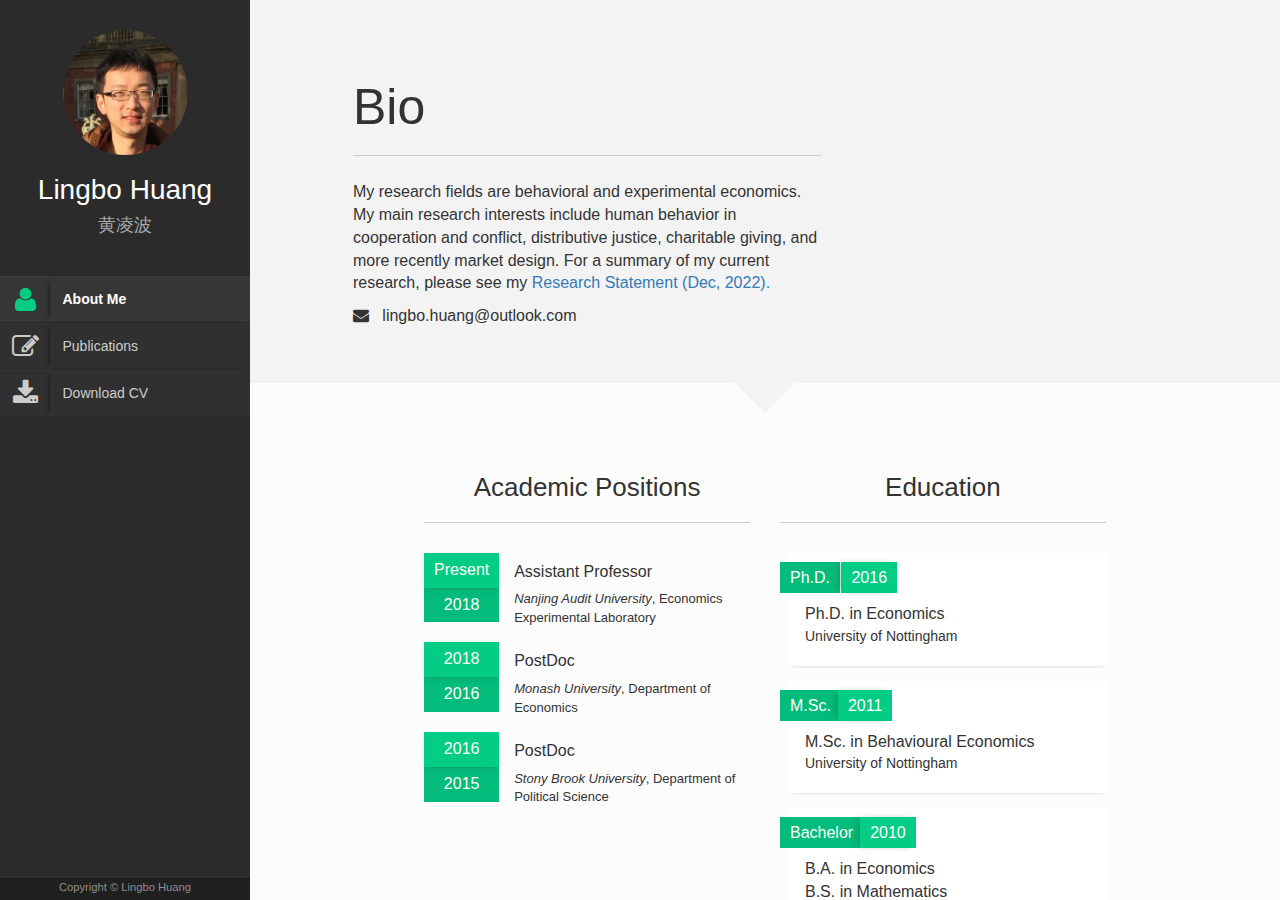
<file: index.html>
<!DOCTYPE html>
<html lang="en">
    <head>
        <!-- Global site tag (gtag.js) - Google Analytics -->
        <script async src="https://www.googletagmanager.com/gtag/js?id=UA-88448414-1"></script>
        <script>
            window.dataLayer = window.dataLayer || [];
            function gtag(){dataLayer.push(arguments);}
            gtag('js', new Date());

            gtag('config', 'UA-88448414-1');
        </script>

        <title>Lingbo Huang - Homepage</title>
        <meta http-equiv="Content-Type" content="text/html; charset=UTF-8">
        <meta name="author" content="lingbohuang.com">
        <meta name="viewport" content="width=device-width, initial-scale=1, maximum-scale=1">

        <meta name="description" content="A theme for faculty profile page" />
        <meta name="keywords" content="faculty profile, theme,css, html, jquery, transition, transform, 3d, css3" />

        <link rel="shortcut icon" href="favicon.ico">

        <!--CSS styles-->
        <link rel="stylesheet" href="css/bootstrap.css">
        <link rel="stylesheet" href="css/font-awesome.min.css">
        <link rel="stylesheet" href="css/perfect-scrollbar-0.4.5.min.css">
        <link rel="stylesheet" href="css/magnific-popup.css">
        <link rel="stylesheet" href="css/style.css">
        <link id="theme-style" rel="stylesheet" href="css/styles/default.css">


        <!--/CSS styles-->
        <!--Javascript files-->
        <script type="text/javascript" src="js/jquery-1.11.3.min.js"></script>
        <script type="text/javascript" src="js/TweenMax.min.js"></script>
        <script type="text/javascript" src="js/jquery.touchSwipe.min.js"></script>
        <script type="text/javascript" src="js/jquery.carouFredSel-6.2.1-packed.js"></script>

        <script type="text/javascript" src="js/modernizr.custom.63321.js"></script>
        <script type="text/javascript" src="js/jquery.dropdownit.js"></script>

        <script type="text/javascript" src="js/ScrollToPlugin.min.js"></script>

        <script type="text/javascript" src="js/bootstrap.min.js"></script>

        <script type="text/javascript" src="js/jquery.mixitup.min.js"></script>

        <script type="text/javascript" src="js/masonry.min.js"></script>

        <script type="text/javascript" src="js/perfect-scrollbar-0.4.5.with-mousewheel.min.js"></script>
        <script type="text/javascript" src="js/jquery.nicescroll.min.js"></script>

        <script type="text/javascript" src="js/magnific-popup.js"></script>
        <script type="text/javascript" src="js/custom.js"></script>
        <!--/Javascript files-->

    </head>
    <body>

        <div id="wrapper">
            <a href="#sidebar" class="mobilemenu"><i class="fa fa-reorder"></i></a>
            <div id="sidebar">
                <div id="sidebar-wrapper">
                    <div id="sidebar-inner">
                        <!-- Profile/logo section-->
                        <div id="profile" class="clearfix">
                            <div class="portrate hidden-xs"></div>
                            <div class="title">
                                <h2>Lingbo Huang</h2>
                                <h3>黄凌波</h3>
                            </div>
                        </div>
                        <!-- /Profile/logo section-->

                        <!-- Main navigation-->
                        <div id="main-nav">
                            <ul id="navigation">
                                <li>
                                  <a href="#biography">
                                    <i class="fa fa-user"></i>
                                    <div class="text">About Me</div>
                                  </a>
                                </li>
<!--
                                <li>
                                  <a href="#research">
                                    <i class="fa fa-book"></i>
                                    <div class="text">Research</div>
                                  </a>
                                </li>
-->
                                <li>
                                  <a href="#publications">
                                    <i class="fa fa-edit"></i>
                                    <div class="text">Publications</div>
                                  </a>
                                </li>
<!--
                                <li>
                                  <a href="#teaching">
                                    <i class="fa fa-clock-o"></i>
                                    <div class="text">Teaching</div>
                                  </a>
                                </li>

                                <li>
                                  <a href="#gallery">
                                    <i class="fa fa-picture-o"></i>
                                    <div class="text">Gallery</div>
                                  </a>
                                </li>

                                <li>
                                  <a href="#contact">
                                      <i class="fa fa-calendar"></i>
                                      <div class="text">Contact Me</div>
                                  </a>
                                </li>
-->
                                <li class="external">
                                  <a href="doc/cv.pdf">
                                      <i class="fa fa-download"></i>
                                      <div class="text">Download CV</div>
                                  </a>
                                </li>
                            </ul>
                        </div>
                        <!-- /Main navigation-->
                        <!-- Sidebar footer -->
                        <div id="sidebar-footer">
                            <div class="social-icons">
                              <!--
                                <ul>
                                    <li><a href="#"><i class="fa fa-facebook"></i></a></li>
                                    <li><a href="#"><i class="fa fa-twitter"></i></a></li>
                                    <li><a href="#"><i class="fa fa-linkedin"></i></a></li>
                                </ul>
                              -->
                            </div>


                            <div id="copyright">Copyright © Lingbo Huang</div>

                        </div>
                        <!-- /Sidebar footer -->
                    </div>

                </div>
            </div>

            <div id="main">

                <div id="biography" class="page home" data-pos="home">
                    <div class="pageheader">
                        <div class="headercontent">
                            <div class="section-container">

                                <div class="row">
                                    <div class="col-sm-2 visible-sm"></div>
                                  <!--
                                    <div class="col-sm-8 col-md-5">
                                        <div class="biothumb">
                                            <img alt="image" src="img/personal/personal-big.png" class="img-responsive">
                                            <div class="overlay">

                                                <h1 class="">Jennifer Doe</h1>
                                                <ul class="list-unstyled">
                                                    <li>Graduate School of Business</li>
                                                    <li>Knight Management Center</li>
                                                    <li>Stanford University</li>
                                                </ul>
                                            </div>


                                        </div>

                                    </div>
                                  -->
                                    <div class="clearfix visible-sm visible-xs"></div>
                                    <div class="col-sm-12 col-md-7">
                                        <h3 class="title">Bio</h3>
                                        <p>
                                          My research fields are behavioral and experimental economics.
                                          My main research interests include human behavior in cooperation and conflict, distributive justice, charitable giving, and more recently market design.
                                          For a summary of my current research, please see my <a href="doc/Research Statement (Dec 2022).pdf" target="_blank">Research Statement (Dec, 2022).</a>
                                        </p>
                                        <p>
                                          <strong><i class="fa fa-envelope"></i>&nbsp;&nbsp;</strong>
                                          <span>lingbo.huang@outlook.com</span>
                                        </p>
                                    </div>

                                </div>
                            </div>
                        </div>
                    </div>

                    <div class="pagecontents">
                        <div class="section color-1">
                            <div class="section-container">
                                <div class="row">
                                    <div class="col-md-5 col-md-offset-1">
                                        <div class="title text-center">
                                            <h3>Academic Positions</h3>
                                        </div>
                                        <ul class="ul-dates">
                                            <li>
                                                <div class="dates">
                                                    <span>Present</span>
                                                    <span>2018</span>
                                                </div>
                                                <div class="content">
                                                    <h4>Assistant Professor</h4>
                                                    <p><em>Nanjing Audit University</em>, Economics Experimental Laboratory</p>
                                                </div>
                                            </li>
                                            <li>
                                                <div class="dates">
                                                    <span>2018</span>
                                                    <span>2016</span>
                                                </div>
                                                <div class="content">
                                                    <h4>PostDoc</h4>
                                                    <p><em>Monash University</em>, Department of Economics</p>
                                                </div>
                                            </li>
                                            <li>
                                                <div class="dates">
                                                    <span>2016</span>
                                                    <span>2015</span>
                                                </div>
                                                <div class="content">
                                                    <h4>PostDoc</h4>
                                                    <p><em>Stony Brook University</em>, Department of Political Science</p>
                                                </div>
                                            </li>
                                        </ul>
                                    </div>
                                    <div class="col-md-5">
                                        <div class="title text-center">
                                            <h3>Education</h3>
                                        </div>
                                        <ul class="ul-card">
                                            <li>
                                                <div class="dy">
                                                    <span class="degree">Ph.D.</span>
                                                    <span class="year">2016</span>
                                                </div>
                                                <div class="description">
                                                    <p class="waht">Ph.D. in Economics</p>
                                                    <p class="where">University of Nottingham</p>
                                                </div>
                                            </li>
                                            <li>
                                                <div class="dy">
                                                    <span class="degree">M.Sc.</span><span class="year">2011</span>
                                                </div>
                                                <div class="description">
                                                    <p class="waht">M.Sc. in Behavioural Economics</p>
                                                    <p class="where">University of Nottingham</p>
                                                </div>
                                            </li>
                                            <li>
                                                <div class="dy">
                                                    <span class="degree">Bachelor</span><span class="year">2010</span>
                                                </div>
                                                <div class="description">
                                                    <p class="waht">B.A. in Economics </p>
                                                    <p class="waht">B.S. in Mathematics</p>
                                                    <p class="where">Shanghai Jiaotong University</p>
                                                </div>
                                            </li>

                                        </ul>

                                    </div>
                                </div>
                            </div>

                        </div>
<!--
                        <div class="section color-2">
                            <div class="section-container">
                                <div class="row">
                                    <div class="col-md-10 col-md-offset-1">
                                        <div class="title text-center">
                                            <h3>Honors, Awards and Grants</h3>
                                        </div>
                                        <ul class="timeline">

                                            <li class="open">
                                                <div class="date">SCP 2014</div>
                                                <div class="circle"></div>
                                                <div class="data">
                                                    <div class="subject">Distinguished Scientific Achievement Award</div>
                                                    <div class="text row">
                                                        <div class="col-md-2">
                                                            <img alt="image" class="thumbnail img-responsive" src="img/personal/awards100x100.png" >
                                                        </div>
                                                        <div class="col-md-10">
                                                            Lorem ipsum dolor sit amet, consectetur adipiscing elit. Sed egestas dapibus lectus non dignissim. Pellentesque auctor ornare urna, volutpat condimentum quam porttitor at. Vestibulum tincidunt diam in eros aliquam luctus. Donec sagittis a purus a porttitor. Sed non feugiat enim. Donec eget metus erat. Vivamus sed consequat orci. Aenean commodo lectus sed purus auctor ullamcorper.
                                                        </div>
                                                    </div>
                                                </div>
                                            </li>
                                            <li>
                                                <div class="date">2012-2013</div>
                                                <div class="circle"></div>
                                                <div class="data">
                                                    <div class="subject">Ormond Family Faculty Fellow</div>
                                                    <div class="text row">
                                                        <div class="col-md-2">
                                                            <img alt="image" class="thumbnail img-responsive" src="img/personal/awards100x100.png" >
                                                        </div>
                                                        <div class="col-md-10">
                                                            Lorem ipsum dolor sit amet, consectetur adipiscing elit. Sed egestas dapibus lectus non dignissim. Pellentesque auctor ornare urna, volutpat condimentum quam porttitor at. Vestibulum tincidunt diam in eros aliquam luctus. Donec sagittis a purus a porttitor. Sed non feugiat enim. Donec eget metus erat. Vivamus sed consequat orci. Aenean commodo lectus sed purus auctor ullamcorper.
                                                        </div>
                                                    </div>
                                                </div>
                                            </li>
                                            <li>
                                                <div class="date">June 2011</div>
                                                <div class="circle"></div>
                                                <div class="data">
                                                    <div class="subject">Nautilus Silver Award for Dragonfly Effect</div>
                                                    <div class="text row">
                                                        <div class="col-md-2">
                                                            <img alt="image" class="thumbnail img-responsive" src="img/personal/awards100x100.png" >
                                                        </div>
                                                        <div class="col-md-10">
                                                            Lorem ipsum dolor sit amet, consectetur adipiscing elit. Sed egestas dapibus lectus non dignissim. Pellentesque auctor ornare urna, volutpat condimentum quam porttitor at. Vestibulum tincidunt diam in eros aliquam luctus. Donec sagittis a purus a porttitor. Sed non feugiat enim. Donec eget metus erat. Vivamus sed consequat orci. Aenean commodo lectus sed purus auctor ullamcorper.
                                                        </div>
                                                    </div>
                                                </div>
                                            </li>
                                            <li>
                                                <div class="date">2000 - 2003</div>
                                                <div class="circle"></div>
                                                <div class="data">
                                                    <div class="subject">Hong Kong Science International Research Grant</div>
                                                    <div class="text row">
                                                        <div class="col-md-2">
                                                            <img alt="image" class="thumbnail img-responsive" src="img/personal/awards100x100.png" >
                                                        </div>
                                                        <div class="col-md-10">
                                                            Lorem ipsum dolor sit amet, consectetur adipiscing elit. Sed egestas dapibus lectus non dignissim. Pellentesque auctor ornare urna, volutpat condimentum quam porttitor at. Vestibulum tincidunt diam in eros aliquam luctus. Donec sagittis a purus a porttitor. Sed non feugiat enim. Donec eget metus erat. Vivamus sed consequat orci. Aenean commodo lectus sed purus auctor ullamcorper.
                                                        </div>
                                                    </div>
                                                </div>
                                            </li>
                                            <li>
                                                <div class="date">1999</div>
                                                <div class="circle"></div>
                                                <div class="data">
                                                    <div class="subject">Citibank Best Teacher Award (school-wide award, UCLA)</div>
                                                    <div class="text row">
                                                        <div class="col-md-2">
                                                            <img alt="image" class="thumbnail img-responsive" src="img/personal/awards100x100.png" >
                                                        </div>
                                                        <div class="col-md-10">
                                                            Lorem ipsum dolor sit amet, consectetur adipiscing elit. Sed egestas dapibus lectus non dignissim. Pellentesque auctor ornare urna, volutpat condimentum quam porttitor at. Vestibulum tincidunt diam in eros aliquam luctus. Donec sagittis a purus a porttitor. Sed non feugiat enim. Donec eget metus erat. Vivamus sed consequat orci. Aenean commodo lectus sed purus auctor ullamcorper.
                                                        </div>
                                                    </div>
                                                </div>
                                            </li>

                                        </ul>
                                    </div>
                                </div>
                            </div>
                        </div>
                      -->
                    </div>
                </div>
<!--
                <div id="research" class="page">
                    <div class="pageheader">

                        <div class="headercontent">

                            <div class="section-container">
                                <h2 class="title">Research Summary</h2>

                                <div class="row">
                                    <div class="col-md-8">
                                        <p>Recent trends in deep-submicron very large-scale integration (VLSI) circuit technology have resulted in new requirements for algorithms in integrated circuit layout. Much of my work centers on new formulations that capture performance and density criteria in the physical layout phases of computer-aided design (CAD). Our results include near-optimal approximation algorithms for such computationally difficult problems as minimum-cost Steiner tree routing, low-skew clock networks, cost-radius tradeoffs, bounded-density trees, circuit probe testing, high-performing Elmore-based constructions, layout density control, and improved manufacturability. </p>
                                        <p>Lorem ipsum dolor sit amet, consectetur adipisicing elit, sed do eiusmod tempor incididunt ut labore et dolore magna aliqua. Ut enim ad minim veniam, quis nostrud exercitation ullamco laboris nisi ut aliquip ex ea commodo consequat. Duis aute irure dolor in reprehenderit in voluptate velit esse cillum dolore eu fugiat nulla pariatur. Excepteur sint occaecat cupidatat non proident, sunt in culpa qui officia deserunt mollit anim id est laborum.</p>
                                    </div>
                                    <div class="col-md-4">
                                        <div class="subtitle text-center">
                                            <h3>Interests</h3>
                                        </div>
                                        <ul class="ul-boxed list-unstyled">
                                            <li>Time, Money and Happiness</li>
                                            <li>The Power of Story</li>
                                            <li>Building Innovative Brands</li>
                                            <li>Cultural Psychology</li>
                                            <li>Emotions, Goals, and Health</li>
                                            <li>computer-aided design</li>
                                        </ul>
                                    </div>
                                </div>
                            </div>
                        </div>
                    </div>

                    <div class="pagecontents">
                        <div class="section color-1">
                            <div class="section-container">
                                <div class="title text-center">
                                    <h3>Laboratory Personel</h3>
                                </div>
                                <div class="row">
                                    <div class="col-md-8">

                                        <div id="labp-heads-wrap">

                                            <div id="lab-carousel">
                                                <div><img alt="image" src="img/lab/120x120.png" width="120" height="120" class="img-circle lab-img" /></div>
                                                <div><img alt="image" src="img/lab/120x120.png" width="120" height="120" class="img-circle lab-img" /></div>
                                                <div><img alt="image" src="img/lab/120x120.png" width="120" height="120" class="img-circle lab-img" /></div>
                                                <div><img alt="image" src="img/lab/120x120.png" width="120" height="120" class="img-circle lab-img" /></div>
                                                <div><img alt="image" src="img/lab/120x120.png" width="120" height="120" class="img-circle lab-img" /></div>
                                                <div><img alt="image" src="img/lab/120x120.png" width="120" height="120" class="img-circle lab-img" /></div>
                                            </div>
                                            <div>
                                                <a href="#" id="prev"><i class="fa fa-chevron-circle-left"></i></a>
                                                <a href="#" id="next"><i class="fa fa-chevron-circle-right"></i></a>
                                            </div>
                                        </div>

                                        <div id="lab-details">
                                            <div>
                                                <h3>David A. Doe</h3>
                                                <h4>Postdoctoral fellow</h4>
                                                <a href="#" class="btn btn-info">+ Follow</a>
                                            </div>
                                            <div>
                                                <h3>James Doe</h3>
                                                <h4>Postdoctoral fellow</h4>
                                                <a href="#" class="btn btn-info">+ Follow</a>
                                            </div>
                                            <div>
                                                <h3>Nadja Sriram</h3>
                                                <h4>Postdoctoral fellow</h4>
                                                <a href="#" class="btn btn-info">+ Follow</a>
                                            </div>
                                            <div>
                                                <h3>Davide Doe</h3>
                                                <h4>Research Assistant</h4>
                                                <a href="#" class="btn btn-info">+ Follow</a>
                                            </div>
                                            <div>
                                                <h3>Pauline Doe</h3>
                                                <h4>Summer Intern</h4>
                                                <a href="#" class="btn btn-info">+ Follow</a>
                                            </div>
                                            <div>
                                                <h3>James Doe</h3>
                                                <h4>Postdoctoral fellow</h4>
                                                <a href="#" class="btn btn-info">+ Follow</a>
                                            </div>
                                        </div>
                                    </div>
                                    <div class="col-md-4">
                                        <h3>Great lab Personel!</h3>
                                        <p>Lorem ipsum dolor sit amet, consectetur adipisicing elit, sed do eiusmod tempor incididunt ut labore et dolore magna aliqua. Ut enim ad minim veniam, quis nostrud exercitation ullamco laboris nisi ut aliquip ex ea commodo consequat. Duis aute irure dolor in reprehenderit in voluptate velit esse cillum dolore eu fugiat nulla pariatur. Excepteur sint occaecat cupidatat non proident, sunt in culpa qui officia deserunt mollit anim id est laborum.</p>
                                    </div>
                                </div>
                            </div>
                        </div>

                        <div class="section color-2">
                            <div class="section-container">
                                <div class="title text-center">
                                    <h3>Research Projects</h3>
                                </div>
                                <div class="row">
                                    <div class="col-md-12">
                                        <ul class="ul-withdetails">
                                            <li>
                                                <div class="row">
                                                    <div class="col-sm-6 col-md-3">
                                                        <div class="image">
                                                            <img alt="image" src="img/lab/400x400.png" class="img-responsive">
                                                            <div class="imageoverlay">
                                                                <i class="fa fa-search"></i>
                                                            </div>

                                                        </div>
                                                    </div>
                                                    <div class="col-sm-6 col-md-9">
                                                        <div class="meta">
                                                            <h3>Title of Preject</h3>
                                                            <p>Very short description of the project.</p>
                                                        </div>
                                                    </div>
                                                </div>
                                                <div class="details">
                                                    <p>Lorem ipsum dolor sit amet, consectetur adipisicing elit, sed do eiusmod tempor incididunt ut labore et dolore magna aliqua. Ut enim ad minim veniam, quis nostrud exercitation ullamco laboris nisi ut aliquip ex ea commodo consequat. Duis aute irure dolor in reprehenderit in voluptate velit esse cillum dolore eu fugiat nulla pariatur. Excepteur sint occaecat cupidatat non proident, sunt in culpa qui officia deserunt mollit anim id est laborum.</p>
                                                    <p>Lorem ipsum dolor sit amet, consectetur adipisicing elit, sed do eiusmod tempor incididunt ut labore et dolore magna aliqua. Ut enim ad minim veniam, quis nostrud exercitation ullamco laboris nisi ut aliquip ex ea commodo consequat. Duis aute irure dolor in reprehenderit in voluptate velit esse cillum dolore eu fugiat nulla pariatur. Excepteur sint occaecat cupidatat non proident, sunt in culpa qui officia deserunt mollit anim id est laborum.</p>
                                                    <p>Lorem ipsum dolor sit amet, consectetur adipisicing elit, sed do eiusmod tempor incididunt ut labore et dolore magna aliqua. Ut enim ad minim veniam, quis nostrud exercitation ullamco laboris nisi ut aliquip ex ea commodo consequat. Duis aute irure dolor in reprehenderit in voluptate velit esse cillum dolore eu fugiat nulla pariatur. Excepteur sint occaecat cupidatat non proident, sunt in culpa qui officia deserunt mollit anim id est laborum.</p>
                                                </div>
                                            </li>
                                            <li>
                                                <div class="row">
                                                    <div class="col-sm-6 col-md-3">
                                                        <div class="image">
                                                            <img alt="image" src="img/lab/400x400.png"  class="img-responsive">
                                                            <div class="imageoverlay">
                                                                <i class="fa fa-search"></i>
                                                            </div>

                                                        </div>
                                                    </div>
                                                    <div class="col-sm-6 col-md-9">
                                                        <div class="meta">
                                                            <h3>Title of Preject</h3>
                                                            <p>Very short description of the project.</p>
                                                        </div>
                                                    </div>
                                                </div>
                                                <div class="details">
                                                    <p>Lorem ipsum dolor sit amet, consectetur adipisicing elit, sed do eiusmod tempor incididunt ut labore et dolore magna aliqua. Ut enim ad minim veniam, quis nostrud exercitation ullamco laboris nisi ut aliquip ex ea commodo consequat. Duis aute irure dolor in reprehenderit in voluptate velit esse cillum dolore eu fugiat nulla pariatur. Excepteur sint occaecat cupidatat non proident, sunt in culpa qui officia deserunt mollit anim id est laborum.</p>
                                                    <p>Lorem ipsum dolor sit amet, consectetur adipisicing elit, sed do eiusmod tempor incididunt ut labore et dolore magna aliqua. Ut enim ad minim veniam, quis nostrud exercitation ullamco laboris nisi ut aliquip ex ea commodo consequat. Duis aute irure dolor in reprehenderit in voluptate velit esse cillum dolore eu fugiat nulla pariatur. Excepteur sint occaecat cupidatat non proident, sunt in culpa qui officia deserunt mollit anim id est laborum.</p>
                                                    <p>Lorem ipsum dolor sit amet, consectetur adipisicing elit, sed do eiusmod tempor incididunt ut labore et dolore magna aliqua. Ut enim ad minim veniam, quis nostrud exercitation ullamco laboris nisi ut aliquip ex ea commodo consequat. Duis aute irure dolor in reprehenderit in voluptate velit esse cillum dolore eu fugiat nulla pariatur. Excepteur sint occaecat cupidatat non proident, sunt in culpa qui officia deserunt mollit anim id est laborum.</p>
                                                </div>
                                            </li>
                                            <li>
                                                <div class="row">
                                                    <div class="col-sm-6 col-md-3">
                                                        <div class="image">
                                                            <img alt="image" src="img/lab/400x400.png"  class="img-responsive">
                                                            <div class="imageoverlay">
                                                                <i class="fa fa-search"></i>
                                                            </div>

                                                        </div>
                                                    </div>
                                                    <div class="col-sm-6 col-md-9">
                                                        <div class="meta">
                                                            <h3>Title of Preject</h3>
                                                            <p>Very short description of the project.</p>
                                                        </div>
                                                    </div>
                                                </div>
                                                <div class="details">
                                                    <p>Lorem ipsum dolor sit amet, consectetur adipisicing elit, sed do eiusmod tempor incididunt ut labore et dolore magna aliqua. Ut enim ad minim veniam, quis nostrud exercitation ullamco laboris nisi ut aliquip ex ea commodo consequat. Duis aute irure dolor in reprehenderit in voluptate velit esse cillum dolore eu fugiat nulla pariatur. Excepteur sint occaecat cupidatat non proident, sunt in culpa qui officia deserunt mollit anim id est laborum.</p>
                                                    <p>Lorem ipsum dolor sit amet, consectetur adipisicing elit, sed do eiusmod tempor incididunt ut labore et dolore magna aliqua. Ut enim ad minim veniam, quis nostrud exercitation ullamco laboris nisi ut aliquip ex ea commodo consequat. Duis aute irure dolor in reprehenderit in voluptate velit esse cillum dolore eu fugiat nulla pariatur. Excepteur sint occaecat cupidatat non proident, sunt in culpa qui officia deserunt mollit anim id est laborum.</p>
                                                    <p>Lorem ipsum dolor sit amet, consectetur adipisicing elit, sed do eiusmod tempor incididunt ut labore et dolore magna aliqua. Ut enim ad minim veniam, quis nostrud exercitation ullamco laboris nisi ut aliquip ex ea commodo consequat. Duis aute irure dolor in reprehenderit in voluptate velit esse cillum dolore eu fugiat nulla pariatur. Excepteur sint occaecat cupidatat non proident, sunt in culpa qui officia deserunt mollit anim id est laborum.</p>
                                                </div>
                                            </li>
                                            <li>
                                                <div class="row">
                                                    <div class="col-sm-6 col-md-3">
                                                        <div class="image">
                                                            <img alt="image" src="img/lab/400x400.png"  class="img-responsive">
                                                            <div class="imageoverlay">
                                                                <i class="fa fa-search"></i>
                                                            </div>

                                                        </div>
                                                    </div>
                                                    <div class="col-sm-6 col-md-9">
                                                        <div class="meta">
                                                            <h3>Title of Preject</h3>
                                                            <p>Very short description of the project.</p>
                                                        </div>
                                                    </div>
                                                </div>
                                                <div class="details">
                                                    <p>Lorem ipsum dolor sit amet, consectetur adipisicing elit, sed do eiusmod tempor incididunt ut labore et dolore magna aliqua. Ut enim ad minim veniam, quis nostrud exercitation ullamco laboris nisi ut aliquip ex ea commodo consequat. Duis aute irure dolor in reprehenderit in voluptate velit esse cillum dolore eu fugiat nulla pariatur. Excepteur sint occaecat cupidatat non proident, sunt in culpa qui officia deserunt mollit anim id est laborum.</p>
                                                    <p>Lorem ipsum dolor sit amet, consectetur adipisicing elit, sed do eiusmod tempor incididunt ut labore et dolore magna aliqua. Ut enim ad minim veniam, quis nostrud exercitation ullamco laboris nisi ut aliquip ex ea commodo consequat. Duis aute irure dolor in reprehenderit in voluptate velit esse cillum dolore eu fugiat nulla pariatur. Excepteur sint occaecat cupidatat non proident, sunt in culpa qui officia deserunt mollit anim id est laborum.</p>
                                                    <p>Lorem ipsum dolor sit amet, consectetur adipisicing elit, sed do eiusmod tempor incididunt ut labore et dolore magna aliqua. Ut enim ad minim veniam, quis nostrud exercitation ullamco laboris nisi ut aliquip ex ea commodo consequat. Duis aute irure dolor in reprehenderit in voluptate velit esse cillum dolore eu fugiat nulla pariatur. Excepteur sint occaecat cupidatat non proident, sunt in culpa qui officia deserunt mollit anim id est laborum.</p>
                                                </div>
                                            </li>
                                            <li>
                                                <div class="row">
                                                    <div class="col-sm-6 col-md-3">
                                                        <div class="image">
                                                            <img alt="image" src="img/lab/400x400.png"  class="img-responsive">
                                                            <div class="imageoverlay">
                                                                <i class="fa fa-search"></i>
                                                            </div>

                                                        </div>
                                                    </div>
                                                    <div class="col-sm-6 col-md-9">
                                                        <div class="meta">
                                                            <h3>Title of Preject</h3>
                                                            <p>Very short description of the project.</p>
                                                        </div>
                                                    </div>
                                                </div>
                                                <div class="details">
                                                    <p>Lorem ipsum dolor sit amet, consectetur adipisicing elit, sed do eiusmod tempor incididunt ut labore et dolore magna aliqua. Ut enim ad minim veniam, quis nostrud exercitation ullamco laboris nisi ut aliquip ex ea commodo consequat. Duis aute irure dolor in reprehenderit in voluptate velit esse cillum dolore eu fugiat nulla pariatur. Excepteur sint occaecat cupidatat non proident, sunt in culpa qui officia deserunt mollit anim id est laborum.</p>
                                                    <p>Lorem ipsum dolor sit amet, consectetur adipisicing elit, sed do eiusmod tempor incididunt ut labore et dolore magna aliqua. Ut enim ad minim veniam, quis nostrud exercitation ullamco laboris nisi ut aliquip ex ea commodo consequat. Duis aute irure dolor in reprehenderit in voluptate velit esse cillum dolore eu fugiat nulla pariatur. Excepteur sint occaecat cupidatat non proident, sunt in culpa qui officia deserunt mollit anim id est laborum.</p>
                                                    <p>Lorem ipsum dolor sit amet, consectetur adipisicing elit, sed do eiusmod tempor incididunt ut labore et dolore magna aliqua. Ut enim ad minim veniam, quis nostrud exercitation ullamco laboris nisi ut aliquip ex ea commodo consequat. Duis aute irure dolor in reprehenderit in voluptate velit esse cillum dolore eu fugiat nulla pariatur. Excepteur sint occaecat cupidatat non proident, sunt in culpa qui officia deserunt mollit anim id est laborum.</p>
                                                </div>
                                            </li>
                                            <li>
                                                <div class="row">
                                                    <div class="col-sm-6 col-md-3">
                                                        <div class="image">
                                                            <img alt="image" src="img/lab/400x400.png"  class="img-responsive">
                                                            <div class="imageoverlay">
                                                                <i class="fa fa-search"></i>
                                                            </div>

                                                        </div>
                                                    </div>
                                                    <div class="col-sm-6 col-md-9">
                                                        <div class="meta">
                                                            <h3>Title of Preject</h3>
                                                            <p>Very short description of the project.</p>
                                                        </div>
                                                    </div>
                                                </div>
                                                <div class="details">
                                                    <p>Lorem ipsum dolor sit amet, consectetur adipisicing elit, sed do eiusmod tempor incididunt ut labore et dolore magna aliqua. Ut enim ad minim veniam, quis nostrud exercitation ullamco laboris nisi ut aliquip ex ea commodo consequat. Duis aute irure dolor in reprehenderit in voluptate velit esse cillum dolore eu fugiat nulla pariatur. Excepteur sint occaecat cupidatat non proident, sunt in culpa qui officia deserunt mollit anim id est laborum.</p>
                                                    <p>Lorem ipsum dolor sit amet, consectetur adipisicing elit, sed do eiusmod tempor incididunt ut labore et dolore magna aliqua. Ut enim ad minim veniam, quis nostrud exercitation ullamco laboris nisi ut aliquip ex ea commodo consequat. Duis aute irure dolor in reprehenderit in voluptate velit esse cillum dolore eu fugiat nulla pariatur. Excepteur sint occaecat cupidatat non proident, sunt in culpa qui officia deserunt mollit anim id est laborum.</p>
                                                    <p>Lorem ipsum dolor sit amet, consectetur adipisicing elit, sed do eiusmod tempor incididunt ut labore et dolore magna aliqua. Ut enim ad minim veniam, quis nostrud exercitation ullamco laboris nisi ut aliquip ex ea commodo consequat. Duis aute irure dolor in reprehenderit in voluptate velit esse cillum dolore eu fugiat nulla pariatur. Excepteur sint occaecat cupidatat non proident, sunt in culpa qui officia deserunt mollit anim id est laborum.</p>
                                                </div>
                                            </li>

                                        </ul>
                                    </div>
                                </div>
                            </div>
                        </div>
                    </div>
                </div>
-->
                <div id="publications" class="page">
                    <div class="page-container">
                        <div class="pageheader">
                            <div class="headercontent">
                                <div class="section-container">

                                    <h2 class="title">Publications</h2>
                                    <div class="row">
                                        <div class="col-md-12">
                                            <p></p>
                                        </div>
                                    </div>

                                </div>
                            </div>
                        </div>

                        <div class="pagecontents">

                            <div class="section color-1" id="filters">
                                <div class="section-container">
                                    <div class="row">

                                        <div class="col-md-3">
                                            <h3>Filter by type:</h3>
                                        </div>
                                        <div class="col-md-6">
                                            <select id="cd-dropdown" name="cd-dropdown" class="cd-select">
                                                <option class="filter" value="all" selected>All types</option>
                                                <option class="filter" value="jpaper">Jounal Papers</option>
                                                <option class="filter" value="tpaper">Working Papers</option>
                                                <option class="filter" value="cpaper">Conference Papers</option>
                                                <option class="filter" value="bookchapter">Book Chapters</option>
                                                <option class="filter" value="book">Books</option>
                                                <option class="filter" value="thesis">Thesis</option>
                                            </select>
                                        </div>

                                        <div class="col-md-3" id="sort">
                                            <span>Sort by year:</span>
                                            <div class="btn-group pull-right">

                                                <button type="button" data-sort="data-year" data-order="desc" class="sort btn btn-default"><i class="fa fa-sort-numeric-asc"></i></button>
                                                <button type="button" data-sort="data-year" data-order="asc" class="sort btn btn-default"><i class="fa fa-sort-numeric-desc"></i></button>
                                            </div>
                                        </div>
                                    </div>
                                </div>
                            </div>

                            <div class="section color-2" id="pub-grid">
                                <div class="section-container">

                                    <div class="row">
                                        <div class="col-md-12">
                                            <div class="pitems">


                                                <div class="item mix jpaper" data-year="2021">
                                                    <div class="pubmain">
                                                        <div class="pubassets">

                                                            <a href="#" class="pubcollapse">
                                                                <i class="fa fa-expand"></i>
                                                            </a>

                                                            <a href="https://doi.org/10.1287/mnsc.2021.4143" class="tooltips" title="External link" target="_blank">
                                                                <i class="fa fa-external-link"></i>
                                                            </a>

                                                            <a href="doc/2021-talkbehind.pdf" class="tooltips" title="Download" target="_blank">
                                                                <i class="fa fa-cloud-download"></i>
                                                            </a>

                                                        </div>

                                                        <h4 class="pubtitle">Talking Behind Your Back: Communication and Team Cooperation</h4>
                                                        <div class="pubauthor">Klaus Abbink, Lu Dong, <strong>Lingbo Huang</strong></div>
                                                        <div class="pubcite"><span class="label label-success">Journal Paper</span> <strong>Management Science</strong>, Volume 68, Issue 7, July 2022, 5187-5200 </div>

                                                    </div>
                                                    <div class="pubdetails">
                                                        <h4>Abstract</h4>
                                                        <p>Communication is one of the most effective devices in promoting team cooperation. However, asymmetric
                                                           communication sometimes breeds collusion and hurts team efficiency. Here, we present experimental
                                                           evidence showing that excluding one member from team communication hurts team cooperation: the communicating
                                                           partners collude in profit allocation against the excluded member, and the latter reacts by exerting
                                                           less effort. Allowing the partners to reach out to the excluded member partially
                                                           restore cooperation and fairness in profit allocation; but it does not stop the partners from talking behind the
                                                           that member's back even when they could have talked publicly. The partners sometimes game the system by tricking the
                                                           excluded member into contributing but then grabbing all profits for themselves.  </p>

                                                           <p>
                                                             <a href="doc/2021-talkbehind-app.pdf" target="_blank"> APPENDIX </a><br>
                                                             <a href="doc/2021-talkbehind-software-data.zip" target="_blank"> SOFTWARE AND DATA </a><br>
                                                           </p>
                                                    </div>
                                                </div>

                                                <div class="item mix jpaper" data-year="2021">
                                                    <div class="pubmain">
                                                        <div class="pubassets">

                                                            <a href="#" class="pubcollapse">
                                                                <i class="fa fa-expand"></i>
                                                            </a>

                                                            <a href="https://doi.org/10.1016/j.ejpoleco.2021.102110" class="tooltips" title="External link" target="_blank">
                                                                <i class="fa fa-external-link"></i>
                                                            </a>

                                                            <a href="doc/2022-taxsupply.pdf" class="tooltips" title="Download" target="_blank">
                                                                <i class="fa fa-cloud-download"></i>
                                                            </a>

                                                        </div>

                                                        <h4 class="pubtitle">Tax Liability Side Equivalence and Time Delayed Externalities</h4>
                                                        <div class="pubauthor"><strong>Lingbo Huang</strong>, Silvia Tiezzi, Erte Xiao</div>
                                                        <div class="pubcite"><span class="label label-success">Journal Paper</span> <strong>European Journal of Political Economy</strong>, Volume 72, March 2022, 102110 </div>

                                                    </div>
                                                    <div class="pubdetails">
                                                        <h4>Abstract</h4>
                                                        <p>Past experimental research suggests that attitudes towards corrective taxes may depend on whether they are levied
                                                           on the supply side or on the demand side of the market, violating the well-known Tax Liability-Side Equivalence
                                                           Principle. Other experimental research has shown that consumers are more likely to oppose the introduction of
                                                           corrective taxes if their benefits occur only in the future. This paper tests whether manipulating the statutory
                                                           incidence of the tax interferes with the negative delay effect on public support for taxation. Data from our
                                                           experiment show that the delay effect is robust regardless of the statutory incidence of the tax.  </p>
                                                    </div>
                                                </div>



                                                <div class="item mix jpaper" data-year="2021">
                                                  <div class="pubmain">
                                                      <div class="pubassets">

                                                          <a href="#" class="pubcollapse">
                                                              <i class="fa fa-expand"></i>
                                                          </a>

                                                          <a href="https://doi.org/10.1093/ej/ueaa096" class="tooltips" title="External link" target="_blank">
                                                              <i class="fa fa-external-link"></i>
                                                          </a>

                                                          <a href="doc/2021-rocket.pdf" class="tooltips" title="Download" target="_blank">
                                                              <i class="fa fa-cloud-download"></i>
                                                          </a>

                                                      </div>

                                                      <h4 class="pubtitle">Arms Races and Conflict: Experimental Evidence</h4>
                                                      <div class="pubauthor">Klaus Abbink, Lu Dong, <strong>Lingbo Huang</strong></div>
                                                      <div class="pubcite"><span class="label label-success">Journal Paper</span> <strong>Economic Journal</strong>, Volume 131, Issue 637, July 2021, 1883-1904 </div>

                                                  </div>
                                                  <div class="pubdetails">
                                                      <h4>Abstract</h4>
                                                      <p>We study escalation and aggression in an experimental first-strike game in which two participants play multiple
                                                        rounds of a money-earning task. In each round, both players can spend money to accumulate weapons. The player with
                                                        more weapons can spend money to strike against the other player, which almost totally eliminates the victim’s earnings
                                                        potential and removes their capacity to strike. Weapons can serve as a means of deterrence. In four treatments,
                                                        we find that deterrence is strengthened if weapon stocking cannot be observed, that a balance of power is effective
                                                        in maintaining peace, and that mutually beneficial trade decreases the risk of confrontation, but not necessarily
                                                        the likelihood of costly arms races.  </p>

                                                        <p>
                                                          <a href="doc/2021-rocket-app.pdf" target="_blank"> APPENDIX </a><br>
                                                          <a href="doc/2021-rocket-software-data.zip" target="_blank"> SOFTWARE AND DATA </a><br>
                                                        </p>
                                                  </div>
                                                </div>

                                                <div class="item mix jpaper" data-year="2021">
                                                    <div class="pubmain">
                                                        <div class="pubassets">

                                                            <a href="#" class="pubcollapse">
                                                                <i class="fa fa-expand"></i>
                                                            </a>

                                                            <a href="https://doi.org/10.1016/j.jebo.2021.04.019" class="tooltips" title="External link" target="_blank">
                                                                <i class="fa fa-external-link"></i>
                                                            </a>

                                                            <a href="doc/2021-taxpeer.pdf" class="tooltips" title="Download" target="_blank">
                                                                <i class="fa fa-cloud-download"></i>
                                                            </a>

                                                        </div>

                                                        <h4 class="pubtitle">Peer Effects in Public Support for Pigouvian Taxation</h4>
                                                        <div class="pubauthor"><strong>Lingbo Huang</strong>, Erte Xiao</div>
                                                        <div class="pubcite"><span class="label label-success">Journal Paper</span><strong>Journal of Economic Behavior & Organization</strong>, Volume 187, July 2021, 192-204 </div>

                                                    </div>
                                                    <div class="pubdetails">
                                                        <h4>Abstract</h4>
                                                        <p>Despite the efficacy of Pigouvian taxes, governments often find them surprisingly controversial to implement.
                                                          Evidence suggests the reason may be their complexity, which stems from the delay of externality. This paper
                                                          studies whether communication among peers can promote public support for Pigouvian taxation.  Using a market
                                                          experiment with time-delayed negative externalities, we find that support for Pigouvian taxation increases
                                                          when tax supporters can explain their position to other voters. We show that the peer effects cannot be
                                                          explained by simple imitation or compliance, but are more likely to be driven by social learning. Our findings
                                                          provide converging evidence for the role of complexity in the lack of support for Pigouvian taxes. These
                                                          results point to the importance of giving voice and visibility to members of the general public who support
                                                          efficient but complex tax policies. </p>

                                                          <p>
                                                            <a href="doc/2021-taxpeer-app.pdf" target="_blank"> APPENDIX </a><br>
                                                          </p>
                                                    </div>
                                                </div>

                                                <div class="item mix jpaper" data-year="2021">
                                                    <div class="pubmain">
                                                        <div class="pubassets">

                                                            <a href="#" class="pubcollapse">
                                                                <i class="fa fa-expand"></i>
                                                            </a>

                                                            <a href="https://doi.org/10.1007/s40806-020-00272-8" class="tooltips" title="External link" target="_blank">
                                                                <i class="fa fa-external-link"></i>
                                                            </a>

                                                            <a href="doc/2021-tug-of-war.pdf" class="tooltips" title="Download" target="_blank">
                                                                <i class="fa fa-cloud-download"></i>
                                                            </a>

                                                        </div>

                                                        <h4 class="pubtitle">Pulling for the Team: Competition Between Political Partisans</h4>
                                                        <div class="pubauthor"><strong>Lingbo Huang</strong>, Peter DeScioli, Zahra Murad</div>
                                                        <div class="pubcite"><span class="label label-success">Journal Paper</span> <strong>Evolutionary Psychological Science</strong>, Volume 7, June 2021, 97-105 </div>

                                                    </div>
                                                    <div class="pubdetails">
                                                        <h4>Abstract</h4>
                                                        <p>To compete for power and resources, people form groups including political parties, special interest groups,
                                                          and international coalitions. We use economic experiments to investigate how people balance the desire for their
                                                          group’s victory versus their own expenditure of effort. We design an economic tug of war in which the side that
                                                          exerts greater costly effort wins a prize. In Experiment 1, participants compete individually or in teams,
                                                          which were assigned arbitrarily. In Experiment 2, participants compete individually or in teams based on
                                                          political partisanship, Democrats against Republicans. In both experiments, participants shirked by exerting
                                                          20% less effort in teams than in individual competition. Moreover, we did not find an effect of partisan
                                                          framing: Participants exerted no more effort on political teams than arbitrary teams, contrary to theories
                                                          asserting the automatic potency of partisanship. We discuss why it is difficult for groups, including
                                                          political partisans, to mobilize in competition.  </p>

                                                          <p>
                                                            <a href="doc/2021-tug-of-war-app.pdf" target="_blank"> APPENDIX </a><br>
                                                          </p>
                                                    </div>
                                                </div>

                                                <div class="item mix jpaper" data-year="2021">
                                                    <div class="pubmain">
                                                        <div class="pubassets">

                                                            <a href="#" class="pubcollapse">
                                                                <i class="fa fa-expand"></i>
                                                            </a>

                                                            <a href="https://doi.org/10.1016/j.jebo.2021.01.020" class="tooltips" title="External link" target="_blank">
                                                                <i class="fa fa-external-link"></i>
                                                            </a>

                                                            <a href="doc/2021-bestofthree-lab.pdf" class="tooltips" title="Download" target="_blank">
                                                                <i class="fa fa-cloud-download"></i>
                                                            </a>

                                                        </div>

                                                        <h4 class="pubtitle">Fighting Alone versus Fighting for a Team: An Experiment on Multiple Pairwise Contests</h4>
                                                        <div class="pubauthor"><strong>Lingbo Huang</strong>, Zahra Murad</div>
                                                        <div class="pubcite"><span class="label label-success">Journal Paper</span> <strong>Journal of Economic Behavior & Organization</strong>, Volume 183, March 2021, 616-631 </div>

                                                    </div>
                                                    <div class="pubdetails">
                                                        <h4>Abstract</h4>
                                                        <p>People who compete alone may entertain different psychological motivations from those who compete for a team.
                                                          We examine how psychological motivations influence individual competitive behavior in response to a head start
                                                          or a handicap when competing alone or competing for a team. We find that contestants' behavior in both individual
                                                          and team contests exhibits a psychological momentum effect, whereby leaders fight harder than trailers. However,
                                                          the momentum effect is significantly larger in individual contests than in team contests and further disappears
                                                          in team contests that are enriched with pre-play communication. The standard economic model, which predicts neither
                                                          momentum effects nor treatment differences, fails to explain our findings. The findings can be better explained
                                                          by a combination of two behavioral models: disappointment aversion and team spirit.</p>

                                                          <p>
                                                            <a href="doc/2021-bestofthree-lab-app.pdf" target="_blank"> APPENDIX </a><br>
                                                          </p>
                                                    </div>
                                                </div>

                                                <div class="item mix jpaper" data-year="2020">
                                                    <div class="pubmain">
                                                        <div class="pubassets">

                                                            <a href="#" class="pubcollapse">
                                                                <i class="fa fa-expand"></i>
                                                            </a>

                                                            <a href="https://doi.org/10.2308/bria-52583" class="tooltips" title="External link" target="_blank">
                                                                <i class="fa fa-external-link"></i>
                                                            </a>

                                                            <a href="doc/2020-feedback.pdf" class="tooltips" title="Download" target="_blank">
                                                                <i class="fa fa-cloud-download"></i>
                                                            </a>

                                                        </div>

                                                        <h4 class="pubtitle"> Feedback Spillover Effects on Competitiveness across Unrelated Tasks</h4>
                                                        <div class="pubauthor"><strong>Lingbo Huang</strong>, Zahra Murad</div>
                                                        <div class="pubcite"><span class="label label-success">Journal Paper</span> <strong>Behavioral Research in Accounting</strong>, Volume 32, Issue 1, March 2020, 69-85 </div>

                                                    </div>
                                                    <div class="pubdetails">
                                                        <h4>Abstract</h4>
                                                        <p>Employees typically work on multiple tasks that require unrelated skills and abilities. While past research
                                                          strongly supports that relative performance feedback influences employee performance and effort allocation,
                                                          little is known about the effect of relative performance feedback on employee competitiveness. Using a lab
                                                          experiment, we study and confirm a complementary feedback spillover effect——relative performance feedback in
                                                          the first task positively affects competitiveness in the unrelated second task. Furthermore, we find that
                                                          the effect operates jointly and independently through belief- and taste-altering mechanisms. The results
                                                          have important implications for organizations to understand both the power and the limitations of using
                                                          relative performance feedback as an intervention policy in the design of accounting, control, and reporting
                                                          systems.</p>

                                                          <p>
                                                            <a href="doc/2020-feedback-app.pdf" target="_blank"> APPENDIX </a><br>
                                                          </p>
                                                    </div>
                                                </div>

                                                <div class="item mix jpaper" data-year="2019">
                                                    <div class="pubmain">
                                                        <div class="pubassets">

                                                            <a href="#" class="pubcollapse">
                                                                <i class="fa fa-expand"></i>
                                                            </a>

                                                            <a href="https://doi.org/10.1016/j.joep.2018.04.007" class="tooltips" title="External link" target="_blank">
                                                                <i class="fa fa-external-link"></i>
                                                            </a>

                                                            <a href="doc/2019-bestofthree-field.pdf" class="tooltips" title="Download" target="_blank">
                                                                <i class="fa fa-cloud-download"></i>
                                                            </a>

                                                        </div>

                                                        <h4 class="pubtitle">Is There No 'I' in Team? Strategic Effects in Multi-Battle Team Competition</h4>
                                                        <div class="pubauthor">Lu Dong, <strong>Lingbo Huang</strong></div>
                                                        <div class="pubcite"><span class="label label-success">Journal Paper</span> <strong>Journal of Economic Psychology</strong>, Volume 75, Part B, December 2019, 102070 </div>

                                                    </div>
                                                    <div class="pubdetails">
                                                        <h4>Abstract</h4>
                                                        <p>Individuals may respond differently to their own past performance than to their teammates' performance in a
                                                          multi-battle competition. Using field data from professional squash team tournaments, we show that while
                                                          previous individual success begets more success, teammates' past performance has little impact on players'
                                                          immediate and overall battle performance. It could be argued that players follow the heuristic of doing their
                                                          best for their teams while at the same time succumbing to a psychological momentum effect, which suggests that
                                                          responses to their own previous performance depend on the full history of previous battle outcomes.
                                                          Our analysis, however, cannot reject that players are motivated by a strategic momentum effect, which predicts
                                                          that responses only depend on the current state of battle outcomes irrespective of its precise realization in history.</p>
                                                    </div>
                                                </div>

                                                <div class="item mix jpaper" data-year="2018">
                                                    <div class="pubmain">
                                                        <div class="pubassets">

                                                            <a href="#" class="pubcollapse">
                                                                <i class="fa fa-expand"></i>
                                                            </a>

                                                            <a href="https://doi.org/10.3390/g9030065" class="tooltips" title="External link" target="_blank">
                                                                <i class="fa fa-external-link"></i>
                                                            </a>

                                                            <a href="doc/2018-GM-identity.pdf" class="tooltips" title="Download" target="_blank">
                                                                <i class="fa fa-cloud-download"></i>
                                                            </a>

                                                        </div>

                                                        <h4 class="pubtitle">Favoritism and Fairness in Teams</h4>
                                                        <div class="pubauthor">Lu Dong, <strong>Lingbo Huang</strong></div>
                                                        <div class="pubcite"><span class="label label-success">Journal Paper</span> <strong>Games</strong>, Volume 9, Issue 3, September 2018, Article 65 </div>

                                                    </div>
                                                    <div class="pubdetails">
                                                        <h4>Abstract</h4>
                                                        <p>We experimentally study how people resolve a tension between favoritism and fairness when allocating a profit
                                                          in a team production setting. Past research shows that people tend to favor their ingroup at the cost of an
                                                          outgroup when allocating a given amount of money. However, when the money to be allocated depends on joint
                                                          production, we find that most players allocate proportionally according to others' relative contributions,
                                                          irrespective of their social identity affiliations. We discuss the implications of our findings on how
                                                          distributive norms could shape team cooperation.  </p>
                                                    </div>
                                                </div>

                                                <div class="item mix jpaper" data-year="2018">
                                                    <div class="pubmain">
                                                        <div class="pubassets">

                                                            <a href="#" class="pubcollapse">
                                                                <i class="fa fa-expand"></i>
                                                            </a>

                                                            <a href="https://doi.org/10.1111/ecin.12498" class="tooltips" title="External link" target="_blank">
                                                                <i class="fa fa-external-link"></i>
                                                            </a>

                                                            <a href="doc/2018-slider.pdf" class="tooltips" title="Download" target="_blank">
                                                                <i class="fa fa-cloud-download"></i>
                                                            </a>

                                                        </div>

                                                        <h4 class="pubtitle">Disappointment Aversion and Social Comparisons in a Real-Effort Competition</h4>
                                                        <div class="pubauthor">Simon Gächter, <strong>Lingbo Huang</strong>, Martin Sefton</div>
                                                        <div class="pubcite"><span class="label label-success">Journal Paper</span> <strong>Economic Inquiry</strong>, Volume 56, Issue 3, July 2018, 1512-1525</div>

                                                    </div>
                                                    <div class="pubdetails">
                                                        <h4>Abstract</h4>
                                                        <p>We present an experiment to investigate the source of disappointment aversion in a sequential real-effort competition.
                                                          Specifically, we study the contribution of social comparison effects to the disappointment aversion previously identified in a two-person
                                                          real-effort competition (Gill and Prowse, 2012). To do this we compare "social" and "asocial" versions of the Gill and Prowse
                                                          experiment, where the latter treatment removes the scope for social comparisons. If disappointment
                                                          aversion simply reflects an asymmetric evaluation of losses and gains we would expect it to survive in our
                                                          asocial treatment. Alternatively, if losing to or winning against another person affects the evaluation of losses/gains,
                                                          as we show would be theoretically the case under asymmetric inequality aversion, we would expect treatment differences.
                                                          We find behavior in social and asocial treatments to be similar,
                                                          suggesting that social comparisons have little impact in this setting. Unlike in Gill and Prowse we do not find evidence of
                                                          disappointment aversion.</p>
                                                          <p>
                                                            <a href="doc/2018-slider-app.pdf" target="_blank"> APPENDIX </a><br>
                                                          </p>
                                                    </div>
                                                </div>

                                                <div class="item mix jpaper" data-year="2016">
                                                    <div class="pubmain">
                                                        <div class="pubassets">

                                                            <a href="#" class="pubcollapse">
                                                                <i class="fa fa-expand"></i>
                                                            </a>
                                                            <a href="https://doi.org/10.1007/s10683-015-9465-9" class="tooltips" title="External link" target="_blank">
                                                                <i class="fa fa-external-link"></i>
                                                            </a>
                                                            <a href="doc/2016-ball-catch.pdf" class="tooltips" title="Download" target="_blank">
                                                                <i class="fa fa-cloud-download"></i>
                                                            </a>

                                                        </div>

                                                        <h4 class="pubtitle">Combining "Real Effort" with Induced Effort Costs: The Ball-Catching Task</h4>
                                                        <div class="pubauthor">Simon Gächter, <strong>Lingbo Huang</strong>, Martin Sefton</div>
                                                        <div class="pubcite"><span class="label label-success">Journal Paper</span> <strong>Experimental Economics</strong>, Volume 19, Issue 4, December 2016, 687-712</div>

                                                    </div>
                                                    <div class="pubdetails">
                                                        <h4>Abstract</h4>
                                                        <p>We introduce the "ball-catching task", a novel computerized task, which combines a tangible action ("catching balls")
                                                          with induced material cost of effort. The central feature of the ball-catching task is that it allows researchers to
                                                          manipulate the cost of effort function as well as the production function, which permits quantitative predictions on
                                                          effort provision. In an experiment with piece-rate incentives we find that the comparative static and the point
                                                          predictions on effort provision are remarkably accurate. We also present experimental findings from three classic experiments,
                                                          namely, team production, gift exchange and tournament, using the task. All of the results are closely in line with the
                                                          stylized facts from experiments using purely induced values. We conclude that the ball-catching task combines the
                                                          advantages of real effort tasks with the use of induced values, which is useful for theory-testing purposes as well as
                                                          for applications.</p>
                                                          <p>
                                                            <a href="doc/2016-ball-catch-poster.pdf" target="_blank"> POSTER </a><br>
                                                            <a href="doc/2016-ball-catch-zTree.zip" target="_blank"> ZTREE CODE </a><br>
                                                            <a href="doc/2016-ball-catch-oTree.zip" target="_blank"> OTREE CODE </a><br>
                                                            <a href="doc/2016-ball-catch-data.zip" target="_blank"> DATA </a><br>
                                                            <a href="ball-catch/ball-catch.html" target="_blank"> ONLINE DEMO </a><br>
                                                            <video width="480" height="360" controls>
                                                              <source src="doc/2016-ball-catch-demo.mp4" type="video/mp4"> VIDEO DEMO
                                                            </video>
                                                          </p>
                                                    </div>
                                                </div>

                                                <div class="item mix jpaper" data-year="2016">
                                                    <div class="pubmain">
                                                        <div class="pubassets">

                                                            <a href="#" class="pubcollapse">
                                                                <i class="fa fa-expand"></i>
                                                            </a>
                                                            <a href="https://doi.org/10.1016/j.econlet.2016.08.035" class="tooltips" title="External link" target="_blank">
                                                                <i class="fa fa-external-link"></i>
                                                            </a>
                                                            <a href="doc/2016-double-elimination.pdf" class="tooltips" title="Download" target="_blank">
                                                                <i class="fa fa-cloud-download"></i>
                                                            </a>

                                                        </div>

                                                        <h4 class="pubtitle">Prize and Incentives in Double-Elimination Tournaments</h4>
                                                        <div class="pubauthor"><strong>Lingbo Huang</strong></div>
                                                        <div class="pubcite"><span class="label label-success">Journal Paper</span> <strong>Economics Letters</strong>, Volume 147, October 2016, Pages 116-120</div>

                                                    </div>
                                                    <div class="pubdetails">
                                                        <h4>Abstract</h4>
                                                        <p>I examine a game-theoretical model of two variants of double- elimination tournaments, and derive the equilibrium behavior
                                                          of symmetric players and the optimal prize allocation assuming a designer aims to maximize total effort. I compare these
                                                          theoretical properties to the well-known single-elimination tournament.</p>
                                                    </div>
                                                </div>

                                                <div class="item mix thesis" data-year="2016">
                                                  <div class="pubmain">
                                                      <div class="pubassets">

                                                          <a href="#" class="pubcollapse">
                                                              <i class="fa fa-expand"></i>
                                                          </a>
                                                          <a href="http://eprints.nottingham.ac.uk/31377/" class="tooltips" title="External link" target="_blank">
                                                              <i class="fa fa-external-link"></i>
                                                          </a>
                                                          <a href="doc/2015-thesis.pdf" class="tooltips" title="Download" target="_blank">
                                                              <i class="fa fa-cloud-download"></i>
                                                          </a>

                                                      </div>

                                                      <h4 class="pubtitle">An Empirical Investigation of Individual and Team Contests</h4>
                                                      <div class="pubauthor"><strong>Lingbo Huang</strong></div>
                                                      <div class="pubcite"><span class="label label-default">PhD Thesis</span> University of Nottingham, January 2016</div>

                                                  </div>
                                                  <div class="pubdetails">
                                                      <h4>Abstract</h4>
                                                      <p>This thesis presents an empirical investigation of individual and team contests using both lab experiments
                                                        and field data. The thesis is comprised of five chapters. Chapter 1 introduces the overarching theme of
                                                        this thesis and the common methodological tool, which is a novel real effort task used in the lab experiments.
                                                        Chapter 2 discusses this real effort task in more detail and shows its usefulness in studying behavioural
                                                        responses to incentives by presenting a series of experiments, including individual production with
                                                        piece-rate incentives, team production, gift exchange, and tournament, using the task. All of the results
                                                        are closely in line with theoretical predictions and, where applicable, the stylised facts from experiments
                                                        using purely induced values. Chapter 3 experimentally examines the role of interpersonal comparisons in an
                                                        individual contest. The experiment follows Gill and Prowse (2012) and is designed to investigate the source
                                                        of disappointment aversion, that is, whether it is purely an asocial concept, akin to loss aversion, or
                                                        fuelled by interpersonal comparisons. The new evidence however rejects predictions of the disappointment
                                                        aversion model, both when interpersonal comparisons are possible and when they are not. Chapter 4 empirically
                                                        examines strategic behaviour of contestants in a dynamic "best-of-three" team contest. I find evidence of
                                                        "strategic neutrality" in both field data from high-stakes professional squash team tournaments and lab data
                                                        from an experiment: the outcomes of previous battles do not affect the current battle. The lab data however
                                                        reveal that the neutrality prediction does not perfectly hold at the level of individual efforts. Chapter 5
                                                        concludes the thesis by summarising all findings in previous chapters, discussing the limitations, and
                                                        pointing to directions for future research.</p>
                                                  </div>
                                                </div>


                                                <div class="item mix tpaper" data-year="2020">
                                                    <div class="pubmain">
                                                        <div class="pubassets">

                                                            <a href="#" class="pubcollapse">
                                                                <i class="fa fa-expand"></i>
                                                            </a>

                                                            <a href="#" class="tooltips" title="External link" target="_blank">
                                                                <i class="fa fa-external-link"></i>
                                                            </a>

                                                            <a href="doc/.pdf" class="tooltips" title="Download" target="_blank">
                                                                <i class="fa fa-cloud-download"></i>
                                                            </a>

                                                        </div>

                                                        <h4 class="pubtitle">Persuadable or Dissuadable Altruists? The Impact of Information of Recipient Characteristics on Giving </h4>
                                                        <div class="pubauthor">Lata Gangadharan, Philip J. Grossman, <strong>Lingbo Huang</strong>, C. Matthew Leister, Erte Xiao</div>
                                                        <div class="pubcite"><span class="label label-warning">Working Paper</span> <strong>Revise & Resubmit Economic Journal</strong> </div>

                                                    </div>
                                                    <div class="pubdetails">
                                                        <h4>Abstract</h4>
                                                        <p>We investigate how information about recipients’ characteristics affects donors’ giving as opposed to when no information
                                                          is available. In a rational model in which information causes a donor to update her assessment of the recipient’s deservingness,
                                                          we introduce the idea that altruism can be “persuadable” by good news or “dissuadable” by bad news. We report data from
                                                          three experiments in which donors are provided information regarding three recipient characteristics: alcoholism,
                                                          attending courses, and disability. Across different characteristics, our results are broadly consistent with the predictions
                                                          of persuadable altruism. Overall, the net impact on aggregate giving of providing information is positive.  </p>
                                                    </div>
                                                </div>


                                                <div class="item mix tpaper" data-year="2021">
                                                    <div class="pubmain">
                                                        <div class="pubassets">

                                                            <a href="#" class="pubcollapse">
                                                                <i class="fa fa-expand"></i>
                                                            </a>

                                                            <a href="https://www.nottingham.ac.uk/cedex/news/papers/2021-04.aspx" class="tooltips" title="External link" target="_blank">
                                                                <i class="fa fa-external-link"></i>
                                                            </a>

                                                            <a href="doc/2021-conflict-network.pdf" class="tooltips" title="Download" target="_blank">
                                                                <i class="fa fa-cloud-download"></i>
                                                            </a>

                                                        </div>

                                                        <h4 class="pubtitle">How Alliances Form and Conflict Ensues </h4>
                                                        <div class="pubauthor">Lu Dong, <strong>Lingbo Huang</strong>, Jaimie W. Lien, Jie Zheng</div>
                                                        <div class="pubcite"><span class="label label-warning">Working Paper</span> <strong>Revise & Resubmit Games and Economic Behavior</strong> </div>

                                                    </div>
                                                    <div class="pubdetails">
                                                        <h4>Abstract</h4>
                                                        <p>In a social network in which friendly and rival bilateral links can be formed, how do alliances between decision-makers form,
                                                          and what determines whether a conflict will arise? We study a network formation game between ex-ante symmetric players in the
                                                          laboratory to examine the dynamics of alliance formation and conflict evolution. A peaceful equilibrium yields the greatest
                                                          social welfare, while a successful bullying attack transfers the victimized player’s resources evenly to the attackers at a
                                                          cost. Consistently with the theoretical model predictions, peaceful and bullying outcomes are prevalent among the randomly
                                                          re-matched experimental groups, based on the cost of attack. We further examine the dynamics leading to the final network and
                                                          find that groups tend to coordinate quickly on a first target for attack, while the first attacker entails a non-negligible
                                                          risk of successful counter-attack by initiating the coordination. These findings provide insights for understanding social
                                                          dynamics in group coordination.  </p>
                                                    </div>
                                                </div>

                                                <div class="item mix tpaper" data-year="2022">
                                                    <div class="pubmain">
                                                        <div class="pubassets">

                                                            <a href="#" class="pubcollapse">
                                                                <i class="fa fa-expand"></i>
                                                            </a>

                                                            <a href="https://www.nottingham.ac.uk/cedex/news/papers/2022-01.aspx" class="tooltips" title="External link" target="_blank">
                                                                <i class="fa fa-external-link"></i>
                                                            </a>

                                                            <a href="doc/2022-preventive-war.pdf" class="tooltips" title="Download" target="_blank">
                                                                <i class="fa fa-cloud-download"></i>
                                                            </a>

                                                        </div>

                                                        <h4 class="pubtitle">Preventive Wars </h4>
                                                        <div class="pubauthor">Klaus Abbink, Lu Dong, <strong>Lingbo Huang</strong></div>
                                                        <div class="pubcite"><span class="label label-warning">Working Paper</span> <strong>Revise & Resubmit Games and Economic Behavior</strong> </div>

                                                    </div>
                                                    <div class="pubdetails">
                                                        <h4>Abstract</h4>
                                                        <p>The rise of a new power may lead the dominant power to seek a preventive war. We study this scenario in an experimental
                                                          two-stage bargaining game. In each stage, the rising power makes a bargaining offer and the declining power must choose
                                                          whether to accept it or fight. Between the two stages, the winning probability shifts towards the rising power. We find
                                                          fewer preventive wars when the power shift is smaller and when the rising state has the commitment power. Communication
                                                          and repeated interaction decrease the likelihood of preventive wars. High fighting costs almost eliminate such wars when
                                                          the rising power’s first-stage offer is sufficiently large.  </p>
                                                    </div>
                                                </div>

                                                <div class="item mix tpaper" data-year="2022">
                                                    <div class="pubmain">
                                                        <div class="pubassets">

                                                            <a href="#" class="pubcollapse">
                                                                <i class="fa fa-expand"></i>
                                                            </a>

                                                            <a href="https://www.nottingham.ac.uk/cedex/news/papers/2022-11.aspx" class="tooltips" title="External link" target="_blank">
                                                                <i class="fa fa-external-link"></i>
                                                            </a>

                                                            <a href="doc/2022-fairness.pdf" class="tooltips" title="Download" target="_blank">
                                                                <i class="fa fa-cloud-download"></i>
                                                            </a>

                                                        </div>

                                                        <h4 class="pubtitle">“They Never Had a Chance”: Unequal Opportunities and Fair Redistributions </h4>
                                                        <div class="pubauthor">Lu Dong, <strong>Lingbo Huang</strong>, Jaimie W. Lien</div>
                                                        <div class="pubcite"><span class="label label-warning">Working Paper</span> <strong>Revise & Resubmit Economic Journal</strong> </div>

                                                    </div>
                                                    <div class="pubdetails">
                                                        <h4>Abstract</h4>
                                                        <p>A meritocratic fairness ideal is generally believed to regard income inequality as fair if it stems from performance
                                                          differentials rather than luck. In this study, we present experimental evidence showing that merit judgments are shaped
                                                          by the source of performance differentials while holding fixed the underlying impact on willingness to perform. Inspired
                                                          by real-world phenomena which generate inequality, we investigate two types of unequal opportunities that impact
                                                          performance: educational quality and employment opportunity. Contrary to some previous findings that merit judgements
                                                          are often insensitive to unequal circumstances, we find that individuals are more inclined to split resources equally
                                                          when the performance differential involves either type of unequal opportunity. We also find that when participants
                                                          were given the option to expend personal effort to reveal information about the presence of unequal opportunity,
                                                          a substantial number of them declined to do so, but held optimistic beliefs about the social norm of seeking such
                                                          information. These findings enrich our understanding of the factors that lead individuals to support income redistribution,
                                                          while also obtaining an assessment regarding to what degree redistributing third-party decision-makers are vested in these choices.  </p>
                                                    </div>
                                                </div>


                                                <div class="item mix tpaper" data-year="2018">
                                                    <div class="pubmain">
                                                        <div class="pubassets">

                                                            <a href="#" class="pubcollapse">
                                                                <i class="fa fa-expand"></i>
                                                            </a>

                                                            <a href="" class="tooltips" title="External link" target="_blank">
                                                                <i class="fa fa-external-link"></i>
                                                            </a>

                                                            <a href="doc/2018-cheating.pdf" class="tooltips" title="Download" target="_blank">
                                                                <i class="fa fa-cloud-download"></i>
                                                            </a>

                                                        </div>

                                                        <h4 class="pubtitle">Social Cheating in the Classroom: A Field Experiment</h4>
                                                        <div class="pubauthor">Lu Dong, <strong>Lingbo Huang</strong>, Peter DeScioli, Ninghua Du</div>
                                                        <div class="pubcite"><span class="label label-warning">Working Paper</span> </div>

                                                    </div>
                                                    <div class="pubdetails">
                                                        <h4>Abstract</h4>
                                                        <p>We study children's cheating by conducting a field experiment in a local primary school. Children graded
                                                          either their own or another student's test, and they could cheat by misreporting the overall score.
                                                          Unbeknownst to them, the test-taker's original answers were recorded by carbonless copy paper. As expected,
                                                          we find that children were generally more likely to cheat for themselves compared to cheating for others.
                                                          To investigate cheating for others, we vary whether children graded their friend or an acquaintance and
                                                          whether the grading pairs could discuss the test while grading. For the friend, children cheated little
                                                          with or without discussion. For the acquaintance, they also rarely cheated without discussion; but with
                                                          discussion, they cheated frequently, nearly as much as when grading themselves. We discuss implications of
                                                          these findings on social cheating for theories about reciprocity and reputation. </p>
                                                    </div>
                                                </div>





                                            </div>
                                        </div>
                                    </div>

                                </div>
                            </div>

                        </div>
                    </div>
                </div>

<!--
                <div id="teaching" class="page">
                    <div class="pageheader">
                        <div class="headercontent">
                            <div class="section-container">

                                <h2 class="title">Teaching</h2>

                                <div class="row">
                                    <div class="col-md-12">
                                        <p>Lorem ipsum dolor sit amet, consectetur adipisicing elit, sed do eiusmod tempor incididunt ut labore et dolore magna aliqua. Ut enim ad minim veniam, quis nostrud exercitation ullamco laboris nisi ut aliquip ex ea commodo consequat. Duis aute irure dolor in reprehenderit in voluptate velit esse cillum dolore eu fugiat nulla pariatur. Excepteur sint occaecat cupidatat non proident, sunt in culpa qui officia deserunt mollit anim id est laborum.</p>
                                    </div>
                                </div>
                            </div>
                        </div>
                    </div>
                    <div class="pagecontents">
                        <div class="section color-1">
                            <div class="section-container">
                                <div class="row">
                                    <div class="title text-center">
                                        <h3>Currrent Teaching</h3>
                                    </div>
                                    <ul class="ul-dates">
                                        <li>
                                            <div class="dates">
                                                <span>Present</span>
                                                <span>1995</span>
                                            </div>
                                            <div class="content">
                                                <h4>Preclinical Endodnotics</h4>
                                                <p>Lorem ipsum dolor sit amet, consectetur adipiscing elit. Sed ultrices ac elit sit amet porttitor. Suspendisse congue, erat vulputate pharetra mollis, est eros fermentum nibh, vitae rhoncus est arcu vitae elit.</p>
                                            </div>
                                        </li>
                                        <li>
                                            <div class="dates">
                                                <span>Present</span>
                                                <span>2003</span>
                                            </div>
                                            <div class="content">
                                                <h4>SELC 8160 Molar Endodontic Selective</h4>
                                                <p>Lorem ipsum dolor sit amet, consectetur adipiscing elit. Sed ultrices ac elit sit amet porttitor. Suspendisse congue, erat vulputate pharetra mollis, est eros fermentum nibh, vitae rhoncus est arcu vitae elit.</p>
                                            </div>
                                        </li>
                                        <li>
                                            <div class="dates">
                                                <span>Present</span>
                                                <span>2010</span>
                                            </div>
                                            <div class="content">
                                                <h4>Endodontics Postdoctoral AEGD Program</h4>
                                                <p>Lorem ipsum dolor sit amet, consectetur adipiscing elit. Sed ultrices ac elit sit amet porttitor. Suspendisse congue, erat vulputate pharetra mollis, est eros fermentum nibh, vitae rhoncus est arcu vitae elit.</p>
                                            </div>
                                        </li>
                                    </ul>
                                </div>
                            </div>
                        </div>
                        <div class="section color-2">
                            <div class="section-container">
                                <div class="row">
                                    <div class="title text-center">
                                        <h3>Teaching History</h3>
                                    </div>
                                    <ul class="ul-dates-gray">
                                        <li>
                                            <div class="dates">
                                                <span>1997</span>
                                                <span>1995</span>
                                            </div>
                                            <div class="content">
                                                <h4>Preclinical Endodnotics</h4>
                                                <p>Lorem ipsum dolor sit amet, consectetur adipiscing elit. Sed ultrices ac elit sit amet porttitor. Suspendisse congue, erat vulputate pharetra mollis, est eros fermentum nibh, vitae rhoncus est arcu vitae elit.</p>
                                            </div>
                                        </li>
                                        <li>
                                            <div class="dates">
                                                <span>2005</span>
                                                <span>2003</span>
                                            </div>
                                            <div class="content">
                                                <h4>SELC 8160 Molar Endodontic Selective</h4>
                                                <p>Lorem ipsum dolor sit amet, consectetur adipiscing elit. Sed ultrices ac elit sit amet porttitor. Suspendisse congue, erat vulputate pharetra mollis, est eros fermentum nibh, vitae rhoncus est arcu vitae elit.</p>
                                            </div>
                                        </li>
                                        <li>
                                            <div class="dates">
                                                <span>2011</span>
                                                <span>2010</span>
                                            </div>
                                            <div class="content">
                                                <h4>Endodontics Postdoctoral AEGD Program</h4>
                                                <p>Lorem ipsum dolor sit amet, consectetur adipiscing elit. Sed ultrices ac elit sit amet porttitor. Suspendisse congue, erat vulputate pharetra mollis, est eros fermentum nibh, vitae rhoncus est arcu vitae elit.</p>
                                            </div>
                                        </li>
                                        <li>
                                            <div class="dates">
                                                <span>2011</span>
                                                <span>2010</span>
                                            </div>
                                            <div class="content">
                                                <h4>Endodontics Postdoctoral AEGD Program</h4>
                                                <p>Lorem ipsum dolor sit amet, consectetur adipiscing elit. Sed ultrices ac elit sit amet porttitor. Suspendisse congue, erat vulputate pharetra mollis, est eros fermentum nibh, vitae rhoncus est arcu vitae elit.</p>
                                            </div>
                                        </li>
                                        <li>
                                            <div class="dates">
                                                <span>2011</span>
                                                <span>2010</span>
                                            </div>
                                            <div class="content">
                                                <h4>Endodontics Postdoctoral AEGD Program</h4>
                                                <p>Lorem ipsum dolor sit amet, consectetur adipiscing elit. Sed ultrices ac elit sit amet porttitor. Suspendisse congue, erat vulputate pharetra mollis, est eros fermentum nibh, vitae rhoncus est arcu vitae elit.</p>
                                            </div>
                                        </li>
                                    </ul>
                                </div>
                            </div>
                        </div>
                    </div>
                </div>

                <div id="gallery" class="page">
                    <div class="pagecontents">

                        <div class="section color-3" id="gallery-header">
                            <div class="section-container">
                                <div class="row">
                                    <div class="col-md-3">
                                        <h2>Gallery</h2>
                                    </div>
                                    <div class="col-md-9">
                                        <p>Lorem ipsum dolor sit amet, consectetur adipisicing elit, sed do eiusmod tempor incididunt ut labore et dolore magna aliqua. Ut enim ad minim veniam, quis nostrud exercitation ullamco laboris nisi ut aliquip ex ea commodo consequat. Duis aute irure dolor in reprehenderit in voluptate velit esse cillum dolore eu fugiat nulla pariatur. Excepteur sint occaecat cupidatat non proident, sunt in culpa qui officia deserunt mollit anim id est laborum.</p>
                                    </div>
                                </div>
                            </div>
                        </div>

                        <div class="section color-3" id="gallery-large">
                            <div class="section-container">

                                <ul id="grid" class="grid">
                                    <li>
                                        <div>
                                            <img alt="image" src="img/gallery/450x600.png">
                                            <a href="img/gallery/450x600.png" class="popup-with-move-anim">
                                                <div class="over">
                                                    <div class="comein">
                                                        <i class="fa fa-search"></i>
                                                        <div class="comein-bg"></div>
                                                    </div>
                                                </div>
                                            </a>
                                        </div>
                                    </li>
                                    <li>
                                        <div>
                                            <img alt="image" src="img/gallery/600x600.png">
                                            <a href="img/gallery/600x500.png" class="popup-with-move-anim">
                                                <div class="over">
                                                    <div class="comein">
                                                        <h3>Image Title</h3>
                                                        <p>Lorem ipsum dolor sit amet, consectetur adipisicing elit, sed do eiusmod tempor incididunt ut labore et dolore magna aliqua.</p>
                                                        <div class="comein-bg"></div>
                                                    </div>
                                                </div>
                                            </a>
                                        </div>
                                    </li>
                                    <li>
                                        <div>
                                            <img alt="image" src="img/gallery/900x600.png">
                                            <a href="img/gallery/900x600.png" class="popup-with-move-anim">
                                                <div class="over">
                                                    <div class="comein">
                                                        <i class="fa fa-search"></i>
                                                        <div class="comein-bg"></div>
                                                    </div>
                                                </div>
                                            </a>
                                        </div>
                                    </li>
                                    <li>
                                        <div>
                                            <img alt="image" src="img/gallery/400x300.png">
                                            <a href="img/gallery/400x300.png" class="popup-with-move-anim">
                                                <div class="over">
                                                    <div class="comein">
                                                        <h3>Image Title</h3>
                                                        <p>Lorem ipsum dolor sit amet, consectetur adipisicing elit, sed do eiusmod tempor incididunt ut labore et dolore magna aliqua.</p>
                                                        <div class="comein-bg"></div>
                                                    </div>
                                                </div>
                                            </a>
                                        </div>
                                    </li>
                                    <li>
                                        <div>
                                            <img alt="image" src="img/gallery/400x300.png">
                                            <a href="img/gallery/400x300.png" class="popup-with-move-anim">
                                                <div class="over">
                                                    <div class="comein">
                                                        <i class="fa fa-search"></i>
                                                        <div class="comein-bg"></div>
                                                    </div>
                                                </div>
                                            </a>
                                        </div>
                                    </li>
                                    <li>
                                        <div>
                                            <img alt="image" src="img/gallery/800x600.png">
                                            <a href="img/gallery/800x600.png" class="popup-with-move-anim">
                                                <div class="over">
                                                    <div class="comein">
                                                        <h3>Image Title</h3>
                                                        <p>Lorem ipsum dolor sit amet, consectetur adipisicing elit, sed do eiusmod tempor incididunt ut labore et dolore magna aliqua.</p>
                                                        <div class="comein-bg"></div>
                                                    </div>
                                                </div>
                                            </a>
                                        </div>
                                    </li>


                                </ul>

                            </div>
                        </div>
                    </div>

                </div>
                <div id="contact" class="page">
                    <div class="pageheader">
                        <div class="headercontent">
                            <div class="section-container">

                                <h2 class="title">Contact</h2>

                                <div class="row">
                                    <div class="col-md-8">
                                        <p></p>
                                    </div>
                                    <div class="col-md-4">
                                        <ul class="list-unstyled">
                                            <li>
                                                <strong><i class="fa fa-envelope"></i>&nbsp;&nbsp;</strong>
                                                <span>lingbo.huang@outlook.com</span>
                                            </li>
                                        </ul>

                                    </div>
                                </div>
                            </div>
                        </div>
                    </div>

                    <div class="pagecontents">
                        <div class="section fixedbg parallax contact-office">
                            <div class="section-container">
                                <div class="row">
                                    <div class="col-md-7 col-md-offset-1">
                                        <h2 class="title">At My Office</h2>
                                        <p>You can find me at my office located at Stanford University Lorem ipsum dolor sit amet, consectetur adipisicing elit, sed do eiusmod tempor incididunt ut labore et dolore magna aliqua.</p>
                                        <p>I am at my office every day from 7:00 until 10:00 am, but you may consider a call to fix an appointment.</p>
                                    </div>
                                    <div class="col-md-3 text-center hidden-xs hidden-sm">
                                        <i class="fa fa-coffee icon-huge"></i>
                                    </div>
                                </div>
                            </div>
                        </div>
                        <div class="section color-1">
                            <div class="section-container">
                                <div class="row">
                                    <div class="col-md-4 text-center hidden-xs hidden-sm">
                                        <i class="fa fa-stethoscope icon-huge"></i>
                                    </div>
                                    <div class="col-md-8">
                                        <h2 class="title">At My Work</h2>
                                        <p>You can find me at my Work located at Stanford University Lorem ipsum dolor sit amet, consectetur adipisicing elit, sed do eiusmod tempor incididunt ut labore et dolore magna aliqua.</p>
                                        <p>I am at my office every day from 7:00 until 10:00 am, but you may consider a call to fix an appointment.</p>
                                    </div>
                                </div>
                            </div>
                        </div>
                        <div class="section fixedbg parallax contact-lab">
                            <div class="section-container">
                                <div class="row">
                                   <div class="col-md-7 col-md-offset-1">
                                        <h2 class="title">At My Lab</h2>
                                        <p>You can find me at my office located at Stanford University Lorem ipsum dolor sit amet, consectetur adipisicing elit, sed do eiusmod tempor incididunt ut labore et dolore magna aliqua.</p>
                                        <p>I am at my office every day from 7:00 until 10:00 am, but you may consider a call to fix an appointment.</p>
                                    </div>
                                    <div class="col-md-3 text-center hidden-xs hidden-sm">
                                        <i class="fa fa-superscript icon-huge"></i>
                                    </div>
                                </div>
                            </div>
                        </div>
                    </div>

                </div>
-->
                <div id="overlay"></div>

            </div>
        </div>
    </body>
</html>
</file>
<file: css/style.css>
/* General styles
 **************************************************/
@font-face {
	font-family: 'Lato';
	font-style: normal;
	font-weight: 300;
	src: local('Lato Light'), local('Lato-Light'), url(http://themes.googleusercontent.com/static/fonts/lato/v6/KT3KS9Aol4WfR6Vas8kNcg.woff) format('woff');
}

@font-face {
	font-family: 'Lato';
	font-style: normal;
	font-weight: 400;
	src: local('Lato Regular'), local('Lato-Regular'), url(http://themes.googleusercontent.com/static/fonts/lato/v6/9k-RPmcnxYEPm8CNFsH2gg.woff) format('woff');
}

@font-face {
	font-family: 'Lato';
	font-style: normal;
	font-weight: 900;
	src: local('Lato Black'), local('Lato-Black'), url(http://themes.googleusercontent.com/static/fonts/lato/v6/BVtM30trf7q_jfqYeHfjtA.woff) format('woff');
}

@font-face {
	font-family: 'Lato';
	font-style: italic;
	font-weight: 400;
	src: local('Lato Italic'), local('Lato-Italic'), url(http://themes.googleusercontent.com/static/fonts/lato/v6/oUan5VrEkpzIazlUe5ieaA.woff) format('woff');
}

body {
	font-size: 16px;
	font-family: 'Lato', sans-serif;
	font-weight: 400;
	background: #4D4D4D;
}

a,a:hover,a:focus {
	text-decoration: none;
	outline: 0;
}

h1,h2,h3,h4,h5,h6,.h1,.h2,.h3,.h4,.h5,.h6 {
	font-family: "Lato", Helvetica, Arial, sans-serif;
	font-weight: 300;
}
/* mobile menu
 **************************************************/
.mobilemenu {
	position: fixed;
	top: 5px;
	left: 5px;
	right: 0;
	z-index: 1002;
	font-size: 30px;
	padding: 2px 10px;
	background: #2b2b2b;
	display: block;
	width: 50px;
	height: 50px;
	color: #fff;
	display: none;
	text-align: center;
}

.mobilemenu:hover,.mobilemenu:focus {
	color: #fff;
}


/* layout
 **************************************************/
#sidebar{
	position: fixed;
	width:250px;
	background: #2b2b2b;
	top: 0;
	left: 0;
	bottom: 0;
}

#sidebar-wrapper{
	position: relative;
	height: 100%;
	width: 100%;
	overflow-y: auto;
	-webkit-overflow-scrolling: touch;
}

#sidebar-inner{
  position: relative;
  min-height: 100%;
}

#main-nav {
	position: relative;
	text-align: left;
	width: 100%;
	padding-bottom: 0;

}

#main {
	position: absolute;
	left: 250px;
	right: 0;
	top: 0;
	bottom: 0;
	background: #fefefe;
	overflow: hidden;
	-webkit-overflow-scrolling: touch;
}

.page {
	overflow: auto;
	position: absolute;
	top: 0;
	left: 2000px;
	bottom: 0;
	width: 85%;
	background-color: #f7f7f7;
	-webkit-overflow-scrolling: touch;
}

.home {
	overflow: auto;
	position: absolute;
	top: 0;
	left: 0px;
	bottom: 0;
	z-index: 1;
	width: 100%;
	background-color: #f7f7f7;
}

#overlay {
	position: absolute;
	top: 0;
	left: 0px;
	bottom: 0;
	right: 0px;
	background-color: #000;
	-ms-filter: "progid:DXImageTransform.Microsoft.Alpha(Opacity=25)";
	filter: alpha(opacity=25);
	opacity: 0.25;
	display: none;
	z-index: 300;
	cursor: crosshair;
	cursor: url(../img/pointer.png), auto;
}

#runner {
	position: absolute;
	width: 30px;
	height: 20px;
	color: #fff;
	font-size: 20px;
	z-index: 2000;
}

.currentpage {
	-webkit-box-shadow: -2px 0 4px -2px rgba(0,0,0,.25);
	box-shadow: -2px 0 4px -2px rgba(0,0,0,.25);
}


/* sidebar
 **************************************************/
#nav-container {
	position: relative;
	padding-bottom: 70px;
}

#profile {
	text-align: center;
	padding: 30px 10px;
	position: relative;
}

#profile .portrate {
	background-image: url(../img/personal/personal-image.jpg);
	width: 125px;
	margin: 0 auto;
	height: 125px;
	border-radius: 50%;

	-webkit-background-size: cover;
	-moz-background-size: cover;
	background-size: cover;
}

#profile .title h2 {
	font-size: 28px;
	font-weight: 300;
	color: #fff;
	margin: 20px 0 10px 0;
}

#profile .title h3 {
	font-size: 18px;
	font-weight: 300;
	color: #aaa;
	margin: 0px 0 10px 0;
}

ul#navigation {
	padding: 0;
	margin: 0;
}

ul#navigation > li {
	display: block;
	float: none;
	clear: both;
	background: #303030;
	border-top: 1px solid #373737;
	border-bottom: 1px solid #2B2B2B;
	cursor: pointer;
	-webkit-transition: background 0.5s;
	-moz-transition: background 0.5s;
	-o-transition: background 0.5s;
	-ms-transition: background 0.5s;
	transition: background 0.5s;
}

ul#navigation > li > a {
	color: #ccc;
	font-size: 14px;
}

ul#navigation li:hover,ul#navigation li:focus {
	background: #363636;
}

ul#navigation li:hover a,ul#navigation li:focus a {
	color: #f7f7f7;
}

ul#navigation .currentmenu {
	font-weight: bold;
}

ul#navigation li.currentmenu a {
	color: #fff;
}

/*ul#navigation li.external:hover .fa, ul#navigation li.currentmenu .fa{
	color: #03cc85;
}*/

ul#navigation li.currentmenu {
	background: #363636;
	border-top: 1px solid #3d3d3d;
	border-bottom: 1px solid #252525;
}


ul#navigation li .text {
	padding-left: 5%;
	margin-left: 50px;
	line-height: 45px;

	-webkit-box-shadow: -3px 0 5px -4px #000;
	box-shadow: -3px 0 5px -4px #000;
}

ul#navigation li .fa {
	float: left;
	line-height: 45px;
	width: 50px;
	text-align: center;
	font-size: 27px;
}

#sidebar-footer{
	position: absolute;
	bottom: 0;
	left: 0;
	width: 100%;
	background: #202020;
	border-top: 1px solid #1A1A1A;
	text-align: center;
  	overflow: hidden;
}

.social-icons ul {
	padding: 0 20px;
	margin: 0;
	list-style: none;
	text-align: center;
}

.social-icons li {
	/* float: left; */
	/* width: 33%; */
	padding: 5px;
	text-align: center;
	display: inline-block;
}

.social-icons a {
	color: #ccc;
}

.social-icons a:hover,.social-icons a:focus {
	color: #fff;
}

.social-icons i {
	font-size: 16px;
}

#copyright{
	text-align:center;
	font-size:0.7em;
	color: #8E8E8E;
	margin-bottom: 5px;
}
/* page specifics
 **************************************************/
.page-container {
	position: relative;
}

.pageheader {
	background: #f3f3f3;
	position: relative;
	padding: 60px 0 45px 0;
}

.pageheader:after {
	top: 100%;
	border: solid transparent;
	content: " ";
	height: 0;
	width: 0;
	position: absolute;
	pointer-events: none;
	border-color: rgba(8, 4, 13, 0);
	border-top-color: #f3f3f3;
	border-width: 30px;
	left: 50%;
	margin-left: -30px;
	z-index: 1;
}

.headercontent .title {
	font-size: 50px;
	margin-bottom: 25px;
	border-bottom: 1px solid #ccc;
	padding: 0 0 20px 0;
}
.headercontent .title.noborder{
	border:none;
}
.headercontent .subtitle {
	border-bottom: 1px solid #ccc;
	margin: 0 0 10px 0;
	padding: 5px 0;
}

.headercontent .subtitle h3 {
	margin: 0;
	padding: 0;
}

.page .section{
	padding: 70px 0;
	position: relative;
}

.section-container {
	padding: 0 10%;
}

.color-1 {
	background: #fcfcfc;
}

.color-2 {
	background: #f7f7f7;
}

.color-3 {
	background: #2c2c2d;
	color: #fff;
}

.color-4 {
	background: #000;
}

.section .title {
	border-bottom: 1px solid #ccc;
	margin: 0 0 30px 0;
	padding: 20px 0;
}

.section .title h3 {
	padding: 0;
	margin: 0;
	font-size: 26px;
}


.biothumb{position: relative;}
.biothumb .overlay{
	position: absolute;
	width: 100%;
	color:#fff;
	bottom: 0;
	background-color: black;
	background-color: rgba(0,0,0,0.5);
	padding:25px;
}
.biothumb .overlay h1{
	font-size: 45px;
}

.fixedbg{
	padding: 70px 0;
    position: relative;
    margin: 0;
	background-position: center;
    background-repeat: no-repeat;
    background-size: cover !important;
}

.fixedbg.parallax{
    background-attachment: fixed !important;
}

.fixedbg .heading{
	font-size: 28px;
    color: #ffffff;
    line-height: 1.2;
    text-align: center;
    font-weight: 700;
    font-style: normal;
}

/*************************************************
 *  uls
 **************************************************/
.ul-bolded li {
	font-weight: bold;
}

.ul-boxed li {
	padding: 7px;
	background-color: #FdFdFd;
	margin-bottom: 10px;
	-webkit-box-shadow: 0px 3px 3px -3px #ccc;
	box-shadow: 0px 3px 3px -3px #ccc;
	border-radius: 2px;
	border-left: 5px solid;
}

/* ul-card
 **************************************************/
ul.ul-card {
	padding: 0;
	margin: 0;
	list-style: none;
}

ul.ul-card li {
	position: relative;
	padding: 50px 15px 20px 15px;
	background-color: #fff;
	margin-bottom: 15px;
	-webkit-box-shadow: 0px 3px 3px -3px #ccc;
	box-shadow: 0px 3px 3px -3px #ccc;
	border-radius: 3px;
	margin-left: 10px;
	color: #333;
}

ul.ul-card li .dy {
	position: absolute;
	top: 10px;
	left: -10px;
	border-radius: 0px;
	padding: 0;
	color: white;
}

ul.ul-card li .dy span {
	padding: 7px 10px;
	line-height: 30px;
	margin: 0;
}

/*ul.ul-card li .dy .degree {
	background-color: #03bb7a;
}*/

ul.ul-card li .dy .year {
	/*background-color: #03cc85;*/
	-webkit-box-shadow: -3px 0px 7px -3px rgba(68, 68, 68, 0.5);
	box-shadow: -3px 0px 7px -3px rgba(68, 68, 68, 0.5);
	margin-left: -3px !important;
}

ul.ul-card li .description p {
	font-size: 16px;
	margin: 0;
}

ul.ul-card li .description p.where {
	font-weight: 300;
	font-size: 14px;
}

/* ul-dates
 **************************************************/
ul.ul-dates,ul.ul-dates-gray {
	margin: 0;
	padding: 0;
	list-style: none;
}

ul.ul-dates li,ul.ul-dates-gray li {
	margin-bottom: 15px; /*margin-left:  20px;
	*/
}

ul.ul-dates div.dates,ul.ul-dates-gray div.dates {
	float: left;
	width: 75px;
}

ul.ul-dates div.dates span,ul.ul-dates-gray div.dates span {
	/*background-color: #03cc85;*/
	padding: 6px;
	display: block;
	text-align: center;
	color: #fff;
	position: relative;
}

ul.ul-dates-gray div.dates span {
	background-color: #BBBBBB !important;
}

/*ul.ul-dates div.dates span:last-child {
	background-color: #03bb7a;
}*/

ul.ul-dates-gray div.dates span:last-child {
	background-color: #979797 !important;
}

ul.ul-dates-gray div.dates span:first-child,
ul.ul-dates div.dates span:first-child {
	-webkit-box-shadow: 0px 2px 6px -3px rgba(68, 68, 68, 0.5);
	box-shadow: 0px 2px 6px -3px rgba(68, 68, 68, 0.5);
	z-index: 3;
	position: relative;
}

ul.ul-dates div.content,ul.ul-dates-gray div.content {
	margin-left: 90px;
	min-height: 70px;
	padding-top: 10px;
}

ul.ul-dates div.content h4,ul.ul-dates-gray div.content h4 {
	font-weight: 400;
	font-size: 16px;
	margin-top: 0;
}

ul.ul-dates div.content p,ul.ul-dates-gray div.content p {
	font-size: 13px;
}



/* ul-timeline
 **************************************************/
ul.timeline {
	border-left: 8px solid #FFF;
	list-style: none;
	padding: 1px 0;
	margin-left: 100px;
}

ul.timeline li .date {
	float: left;
	padding: 10px 15px 10px 10px;
	margin-top: 10px;
	margin-left: -115px;
	font-size: 15px;
	width: 110px;
	text-align: center;
	/*background: #03cc85;*/
	color: #fff;
}

/*ul.timeline li.open .data {
	background: #03bb7a;
}*/

ul.timeline li .circle {
	float: left;
	margin: 20px 0;
	margin-left: -14px;
	width: 20px;
	height: 20px;
	border: 4px solid #FFFFFF;
	border-radius: 10px;
	background-color: #d5d5d5;
}

ul.timeline li.open .circle {
	/*background-color: #03bb7a;*/
	-webkit-box-shadow: 0px 2px 6px -3px rgba(68, 68, 68, 0.5);
	box-shadow: 0px 2px 6px -3px rgba(68, 68, 68, 0.5);
}

ul.timeline li .data {
	background: #fdfdfd;
	margin: 10px 0px 10px 20px;
	border-left: 10px solid;
	padding: 18px 20px;
	font-size: 16px;

	-webkit-box-shadow: 0px 3px 3px -3px #ccc;
	box-shadow: 0px 3px 3px -3px #ccc;
	border-radius: 3px;
}

ul.timeline li.open .data {
	/*border-color: #03bb7a;*/
	background: #fff;
}

ul.timeline li .data .subject {
	cursor: pointer;
	color: #777;
	font-size: 18px;
}

ul.timeline li .data .text {
	display: none;
	margin-top: 15px;
	font-size: 14px;
}

/* ul-withdetails
 **************************************************/
.ul-withdetails {
	list-style: none;
	padding: 0;
}

.ul-withdetails li {
	background-color: #FdFdFd;
	margin-bottom: 15px;

	-webkit-box-shadow: 0px 3px 3px -3px #ccc;
	box-shadow: 0px 3px 3px -3px #ccc;
	border-radius: 3px;
}

.ul-withdetails li .image {
	position: relative;
	overflow: hidden;
}

.ul-withdetails li .imageoverlay {
	position: absolute;
	top: 0;
	left: -100%;
	width: 100%;
	height: 100%;
	/*background: #03cc85;*/
	cursor: pointer;
	-ms-filter: "progid:DXImageTransform.Microsoft.Alpha(Opacity=70)";
	filter: alpha(opacity=70);
	opacity: 0.7;

	-webkit-transition: all 0.3s ease-out;
	   -moz-transition: all 0.3s ease-out;
	    -ms-transition: all 0.3s ease-out;
	     -o-transition: all 0.3s ease-out;
	        transition: all 0.3s ease-out;
}

.ul-withdetails li .imageoverlay i {
	color: #fff;
	position: absolute;
	top: 40%;
	left: 45%;
	font-size: 30px;
}

.ul-withdetails li .meta {
	overflow: hidden;
	padding: 20px;
	cursor: pointer;
}

.ul-withdetails li .details {
	display: none;
	padding: 20px;
	background: #fff;

	-webkit-box-shadow: inset 0px 3px 5px -3px #ccc;
	box-shadow: inset 0px 3px 5px -3px #ccc;
}

/*************************************************
 * lab partnerts
 **************************************************/
#labp-heads-wrap {
	/*background-color: #03bb7a;*/
	position: relative;
	height: 180px; 
}

#labp-heads-wrap:after {
	top: 100%;
	border: solid transparent;
	content: " ";
	height: 0;
	width: 0;
	position: absolute;
	pointer-events: none;
	border-color: rgba(247, 103, 103, 0);
	/*border-top-color: #03bb7a;*/
	border-width: 15px;
	left: 50%;
	margin-left: -15px;
}

#lab-carousel {
	width: 100%;
	height: 200px;
	position: absolute;
	top: 0;
	left: 0;
}

#lab-carousel div {
	float: left;
	width: 100px;
	height: 100px;
}

#lab-carousel img {
	border: none;
	position: relative;

	-webkit-box-shadow: 0 0 10px #000;
	box-shadow: 0 0 10px #000;
}

.caroufredsel_wrapper {
	margin-top: -10px !important;
	padding-top: 20px !important;
	padding-bottom: 20px !important;
}

#labp-heads-wrap #next,#labp-heads-wrap #prev {
	position: absolute;
	top: 0;
	height: 100%;
	line-height: 180px;
	padding: 0 10px;
	color: #f7f7f7;
	font-size: 30px;
	z-index: 4;
}

#labp-heads-wrap #next {
	right: 0;
}

#labp-heads-wrap #prev {
	left: 0;
}

#labp-heads-wrap #prev.disabled,#labp-heads-wrap #next.disabled {
	color: #ccc;
	cursor: default;
}

#lab-details {
	background-color: #fff;
	padding: 20px;
	padding-top: 40px;
	text-align: center;
	min-height: 150px;

	-webkit-box-shadow: 0px 3px 3px -3px #ccc;
	box-shadow: 0px 3px 3px -3px #ccc;
	border-radius: 2px;
}

#lab-details div {
	display: none;
}

#lab-details h3 {
	margin-top: 0;
}

/* filter dropdowns
 **************************************************/
#filters,.filters,#pub-grid {
	padding: 20px 0 30px 0 !important;
}

#filters h3,.filters h3,div#sort {
	margin-top: 30px;
}

#sort span {
	line-height: 30px;
}

.stuck {
	position: fixed !important;
	z-index: 1001;
	top: 0;
	right: 0;

	-webkit-box-shadow: 0px 2px 4px 0px #cecece;
	box-shadow: 0px 2px 4px 0px #cecece;
}

.cd-dropdown,.cd-select {
	position: relative;
	margin: 20px auto;
	display: block;
}

.cd-dropdown > span {
	width: 100%;
	height: 40px;
	line-height: 40px;
	color: #999;
	font-weight: 700;
	font-size: 16px;
	background: #fff;
	display: block;
	padding: 0 10px 0 30px;
	position: relative;
	cursor: pointer;
}

.cd-dropdown > span:after {
	content: '';
	position: absolute;
	right: 0px;
	top: 0px;
	width: 50px;
	text-align: center;
	font-size: 12px;
	padding: 8px;
	height: 70%;
	line-height: 24px;
}

.cd-dropdown.cd-active > span:after {
	content: '';
}

.cd-dropdown ul {
	list-style-type: none;
	margin: 0;
	padding: 0;
	display: block;
	position: relative;
}

.cd-dropdown > span,.cd-dropdown ul li:nth-last-child(-n+3) span {
	-webkit-box-shadow: 0 1px 1px rgba(0,0,0,0.1);
	box-shadow: 0 1px 1px rgba(0,0,0,0.1);
}

.cd-dropdown ul {
	position: absolute;
	top: 0px;
	width: 100%;
}

.cd-dropdown ul li {
	position: absolute;
	width: 100%;
}

/*.cd-active.cd-dropdown > span {
	color: #03cc85;
}*/

.cd-active.cd-dropdown > span,.cd-active.cd-dropdown ul li span {
	-webkit-box-shadow: 0 1px 1px rgba(0,0,0,0.1);
	box-shadow: 0 1px 1px rgba(0,0,0,0.1);
}

.cd-active.cd-dropdown ul li span {
	-webkit-transition: all 0.2s linear 0s;
	-moz-transition: all 0.2s linear 0s;
	-o-transition: all 0.2s linear 0s;
	-ms-transition: all 0.2s linear 0s;
	transition: all 0.2s linear 0s;
}

.cd-active.cd-dropdown ul li span:hover {
	/*background: #03cc85;*/
	color: #fff;
}

.cd-dropdown ul li span {
	width: 100%;
	background: #fafafa;
	line-height: 40px;
	padding: 0 10px 0 30px;
	display: block;
	color: #bcbcbc;
	cursor: pointer;
	font-weight: 700;
}

/* publications
 **************************************************/
#pub-grid .mix {
	-ms-filter: "progid:DXImageTransform.Microsoft.Alpha(Opacity=0)";
	filter: alpha(opacity=0);
	opacity: 0;
	display: none;
}

.pitems .item {
	margin-bottom: 20px;
	width: 100%;
}

.pitems .pubmain {
	background: #fefefe;
	padding: 25px 25px 35px 25px;
	min-height: 130px;
	position: relative;

	-webkit-box-shadow: 0px 3px 3px -3px #ccc;
	box-shadow: 0px 3px 3px -3px #ccc;
	cursor: pointer;
}

.pitems .pubtitle {
	margin: 0;
	padding: 0 0 15px 0;
	font-size: 20px;
	font-weight: 300;
}

.pitems .pubmain div {
	font-size: small;
}

.pitems .pubmain .label {
	margin-right: 10px;
}

.pitems .pubmain .pubassets {
	position: absolute;
	bottom: 0;
	right: 0;
	background: #fafafa;
	text-align: center;
	border-top: 2px solid;
}

.pitems .pubmain .pubassets a {
	color: #9b9b9b;
	padding: 5px 15px;
	float: right;
	font-size: 18px;
}

.pitems .pubmain .pubassets a:hover,.pitems .pubmain .pubassets a:focus,.pitems .pubmain .pubassets a.pubcollapse {
	/*background: #03cc85;*/
	color: #fff;
}

.pitems .pubdetails {
	background: #fff;
	padding: 25px;
	display: none;
}
/* Gallery
 **************************************************/
#gallery-header {
	_color: #f7f7f7;
}

#gallery-header h2 {
	font-size: 50px;
	text-align: center;
}

#gallery-large {
	_background: #303030;
	padding-top: 20px;
}

ul.grid {
	max-width: 69em;
	list-style: none;
	margin: 30px auto;
	padding: 0;
}

ul.grid li {
	display: block;
	float: left;
	padding: 15px;
	width: 33%;
}

@media screen and (max-width: 900px) {
	ul.grid li {
		width: 50%;
	}

}

@media screen and (max-width: 400px) {
	ul.grid li {
		width: 100%;
	}

}

ul.grid li >div {
	-webkit-box-shadow: 0 0 8px -1px #000;
	box-shadow: 0 0 8px -1px #000;
	overflow: hidden;
	position: relative;
}

ul.grid li .over {
	position: absolute;
	bottom: -100%;
	width: 102%;
	right: -1%;
	left: -1%;
	color: #fff;
}

ul.grid li .comein {
	position: relative;
	z-index: 1;
	padding: 15px;
	height: 100%;
}

ul.grid li .comein i {
	display: block;
	width: 60px;
	height: 60px;
	position: absolute;
	top: 50%;
	margin-top: -30px;
	left: 50%;
	margin-left: -30px;
	font-size: 22px;
	color: #FFF;

	-webkit-box-shadow: 0 0 60px #fff;
	box-shadow: 0 0 60px #fff;
	border: 1px solid #fff;
	text-align: center;
	padding-top: 17px;
	border-radius: 50%;
}

ul.grid li .comein-bg {
	-khtml-opacity: .70;
	-moz-opacity: .70;
	-ms-filter: ”alpha(opacity=70)”;
	filter: progid:DXImageTransform.Microsoft.Alpha(opacity=0.7);
	filter: alpha(opacity=70);
	opacity: .70;
	position: absolute;
	top: 0;
	bottom: 0;
	right: 0;
	left: 0;
	background: #000;
	z-index: -1;
}

ul.grid li a,ul.grid li img {
	outline: none;
	border: none;
	display: block;
	max-width: 100%;
}

/* at start */
.my-mfp-slide-bottom .mfp-content {
	-ms-filter: "progid:DXImageTransform.Microsoft.Alpha(Opacity=0)";
	filter: alpha(opacity=0);
	opacity: 0;

	-webkit-transition: all 0.7s ease-out;
	-moz-transition: all 0.7s ease-out;
	-o-transition: all 0.7s ease-out;
	-ms-transition: all 0.7s ease-out;
	transition: all 0.7s ease-out;

	-webkit-transform: translateY(-20px) perspective( 600px ) rotateX( 10deg );
	-moz-transform: translateY(-20px) perspective( 600px ) rotateX( 10deg );
	-o-transform: translateY(-20px) perspective( 600px ) rotateX( 10deg );
	-ms-transform: translateY(-20px) perspective( 600px ) rotateX( 10deg );
	transform: translateY(-20px) perspective( 600px ) rotateX( 10deg );
}

/* animate in */
.my-mfp-slide-bottom.mfp-ready .mfp-content {
	-ms-filter: "progid:DXImageTransform.Microsoft.Alpha(Opacity=100)";
	filter: alpha(opacity=100);
	opacity: 1;

	-webkit-transform: translateY(0) perspective( 600px ) rotateX( 0 );
	-moz-transform: translateY(0) perspective( 600px ) rotateX( 0 );
	-o-transform: translateY(0) perspective( 600px ) rotateX( 0 );
	-ms-transform: translateY(0) perspective( 600px ) rotateX( 0 );
	transform: translateY(0) perspective( 600px ) rotateX( 0 );
}

/* animate out */
.my-mfp-slide-bottom.mfp-removing .mfp-content {
	-ms-filter: "progid:DXImageTransform.Microsoft.Alpha(Opacity=0)";
	filter: alpha(opacity=0);
	opacity: 0;

	-webkit-transform: translateY(-10px) perspective( 600px ) rotateX( 10deg );
	-moz-transform: translateY(-10px) perspective( 600px ) rotateX( 10deg );
	-o-transform: translateY(-10px) perspective( 600px ) rotateX( 10deg );
	-ms-transform: translateY(-10px) perspective( 600px ) rotateX( 10deg );
	transform: translateY(-10px) perspective( 600px ) rotateX( 10deg );
}

/* Dark overlay, start state */
.my-mfp-slide-bottom.mfp-bg {
	-ms-filter: "progid:DXImageTransform.Microsoft.Alpha(Opacity=0)";
	filter: alpha(opacity=0);
	opacity: 0;

	-webkit-transition: opacity 0.3s ease-out;
	-moz-transition: opacity 0.3s ease-out;
	-o-transition: opacity 0.3s ease-out;
	-ms-transition: opacity 0.3s ease-out;
	transition: opacity 0.3s ease-out;
}

/* animate in */
.my-mfp-slide-bottom.mfp-ready.mfp-bg {
	-ms-filter: "progid:DXImageTransform.Microsoft.Alpha(Opacity=80)";
	filter: alpha(opacity=80);
	opacity: 0.8;
}

/* animate out */
.my-mfp-slide-bottom.mfp-removing.mfp-bg {
	-ms-filter: "progid:DXImageTransform.Microsoft.Alpha(Opacity=0)";
	filter: alpha(opacity=0);
	opacity: 0;
}


/* contanct
 **************************************************/
.contact-office {
	background: #fff url('../img/contact-bg-1.png') no-repeat;
}

.contact-lab {
	background: #fff url('../img/contact-bg-2.png') no-repeat;
	color: #fff;
}

/*.contact-office .icon-huge, .contact-lab .icon-huge{
	color: #03cc85;
}*/


.icon-huge {
	font-size: 170px;
	text-align: center;
	-ms-filter: "progid:DXImageTransform.Microsoft.Alpha(Opacity=30)";
	filter: alpha(opacity=30);
	opacity: 0.3;
	display: block;
	padding-top: 30px;
}

@media (max-width: 500px) {
	ul.timeline {
		margin: 0;
		border-left: none;
	}

	ul.timeline .circle {
		display: none;
	}

	ul.timeline .data {
		margin: 0 !important;
		margin-bottom: 10px !important;
		padding-top: 65px !important;
	}

	ul.timeline .date {
		margin-left: 0 !important;
	}

	#sidebar{
		width: 100%;
	}

	#sidebar-wrapper{
		overflow: auto;
	}

}

@media (max-width: 991px) {
	.mobilemenu {
	display: block;
	}

	.social-icons,#main-nav {
		left: 0px;
		z-index: 0;
	}

	#main {
		left: 0;
	}

}


/* fix for mobile view of pages */
@media screen and (max-width: 770px) {
	 
	 #blog-content{
	 	width:100% !important;
	 }
	 .page{
	 	width:100% !important;
	 	left:0 !important;
	}

	.headercontent .title{
		font-size: 30px;
	}
	
}

}
</file>
<file: css/styles/default.css>
ul#navigation li.external:hover .fa, ul#navigation li.currentmenu .fa{
	color: #03cc85;
}
.ul-boxed li {
	border-left-color:#03cc85;
}
ul.ul-card li .dy .year {
	background-color: #03cc85;
}
ul.ul-dates div.dates span {
	background-color: #03cc85;
}
ul.timeline li .date {
	background: #03cc85;
}
ul.timeline li .data {
	border-left-color: #03cc85;
}
.ul-withdetails li .imageoverlay {
	background: #03cc85;
}
.cd-active.cd-dropdown > span {
	color: #03cc85;
}
.cd-active.cd-dropdown ul li span:hover {
	background: #03cc85;
}
.pitems .pubmain .pubassets {
	border-top-color:#03cc85; 
}
.pitems .pubmain .pubassets a:hover,.pitems .pubmain .pubassets a:focus,.pitems .pubmain .pubassets a.pubcollapse {
	background: #03cc85;
}
.contact-office .icon-huge, .contact-lab .icon-huge {
	color: #03cc85;
}

/* socpndary color 
**************************************************/
ul.ul-card li .dy .degree {
	background-color: #03bb7a;
}
ul.ul-dates div.dates span:last-child {
	background-color: #03bb7a;
}
ul.timeline li.open .circle {
	background-color: #03bb7a;
}
ul.timeline li.open .data {
	border-color: #03bb7a;
}
#labp-heads-wrap {
	background-color: #03bb7a;
}
#labp-heads-wrap:after{
	border-top-color: #03bb7a;
}
</file>
